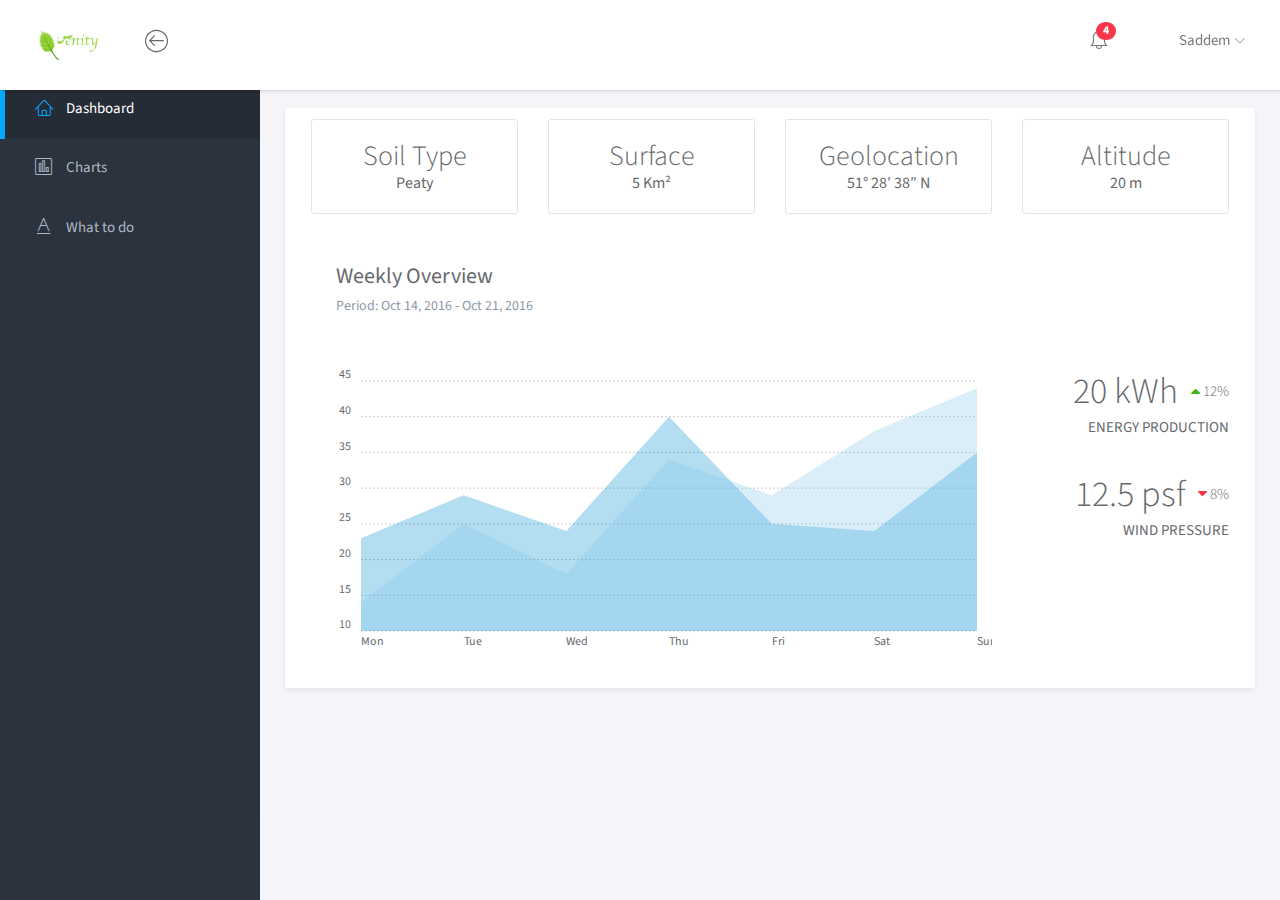
<file: template/index.html>
<!doctype html>
<html lang="en">

<head>
	<title>Sanity</title>
	<meta charset="utf-8">
	<meta http-equiv="X-UA-Compatible" content="IE=edge,chrome=1">
	<meta name="viewport" content="width=device-width, initial-scale=1.0, maximum-scale=1.0, user-scalable=0">
	<!-- VENDOR CSS -->
	<link rel="stylesheet" href="assets/vendor/bootstrap/css/bootstrap.min.css">
	<link rel="stylesheet" href="assets/vendor/font-awesome/css/font-awesome.min.css">
	<link rel="stylesheet" href="assets/vendor/linearicons/style.css">
	<link rel="stylesheet" href="assets/vendor/chartist/css/chartist-custom.css">
	<!-- MAIN CSS -->
	<link rel="stylesheet" href="assets/css/main.css">
	<!-- FOR DEMO PURPOSES ONLY. You should remove this in your project -->
	<link rel="stylesheet" href="assets/css/demo.css">
	<!-- GOOGLE FONTS -->
	<link href="https://fonts.googleapis.com/css?family=Source+Sans+Pro:300,400,600,700" rel="stylesheet">
	<!-- ICONS -->
	<link rel="apple-touch-icon" sizes="76x76" href="assets/img/apple-icon.png">
	<link rel="icon" type="image/png" sizes="96x96" href="assets/img/favicon.png">
</head>

<body>
	<!-- WRAPPER -->
	<div id="wrapper">
		<!-- NAVBAR -->
		<nav class="navbar navbar-default navbar-fixed-top">
			<div class="brand">
<a href="index.html"><img src="assets/img/icon.png" alt="Klorofil Logo" class="img-responsive logo" style="height: 2em;"></a>
			</div>
			<div class="container-fluid">
				<div class="navbar-btn">
					<button type="button" class="btn-toggle-fullwidth"><i class="lnr lnr-arrow-left-circle"></i></button>
				</div>
				
				
				<div id="navbar-menu">
					<ul class="nav navbar-nav navbar-right">
						<li class="dropdown">
							<a href="#" class="dropdown-toggle icon-menu" data-toggle="dropdown">
								<i class="lnr lnr-alarm"></i>
								<span class="badge bg-danger">4</span>
							</a>
							<ul class="dropdown-menu notifications">
								<li><a href="#" class="notification-item"><span class="dot bg-warning"></span>Wind storm next week</a></li>
								<li><a href="#" class="notification-item"><span class="dot bg-danger"></span>You have 9 unfinished tasks</a></li>
								<li><a href="#" class="notification-item"><span class="dot bg-success"></span>it's going to rain this Sunday</a></li>
								<li><a href="#" class="notification-item"><span class="dot bg-warning"></span>Your ground needs more water</a></li>
								<li><a href="#" class="more">See all notifications</a></li>
							</ul>
						</li>
						
						<li class="dropdown">
							<a href="#" class="dropdown-toggle" data-toggle="dropdown"><img src="assets/img/user.png" class="img-circle" alt="Avatar"> <span>Saddem</span> <i class="icon-submenu lnr lnr-chevron-down"></i></a>
							<ul class="dropdown-menu">
								
								<li><a href="../web/index.html"><i class="lnr lnr-exit"></i> <span>Logout</span></a></li>
							</ul>
						</li>
						<!-- <li>
							<a class="update-pro" href="https://www.themeineed.com/downloads/klorofil-pro-bootstrap-admin-dashboard-template/?utm_source=klorofil&utm_medium=template&utm_campaign=KlorofilPro" title="Upgrade to Pro" target="_blank"><i class="fa fa-rocket"></i> <span>UPGRADE TO PRO</span></a>
						</li> -->
					</ul>
				</div>
			</div>
		</nav>
		<!-- END NAVBAR -->
		<!-- LEFT SIDEBAR -->
		<div id="sidebar-nav" class="sidebar">
			<div class="sidebar-scroll">
				<nav>
					<ul class="nav">
						<li><a href="index.html" class="active"><i class="lnr lnr-home"></i> <span>Dashboard</span></a></li>
						<li><a href="charts.html" class=""><i class="lnr lnr-chart-bars"></i> <span>Charts</span></a></li>
						<!-- <li><a href="tables.html" class=""><i class="lnr lnr-dice"></i> <span>Tables</span></a></li> -->
						<li><a href="next (copy).html" class=""><i class="lnr lnr-text-format"></i> <span>What to do</span></a></li>
					</ul>
				</nav>
			</div>
		</div>
		<!-- END LEFT SIDEBAR -->
		<!-- MAIN -->
		<div class="main">
			<!-- MAIN CONTENT -->
			<div class="main-content">
				<div class="container-fluid">
					<!-- OVERVIEW -->
					<div class="panel panel-headline">
						
						<div class="panel-body">
							<div class="row">
								<div class="col-md-3">
									<div class="metric">
										<p>
											<span class="number">Soil Type</span>
<span class="title">Peaty</span>
										</p>
									</div>
								</div>
								<div class="col-md-3">
									<div class="metric">
										<p>
<span class="number">Surface</span>
											<span class="title">5 Km²</span>
										</p>
									</div>
								</div>
								<div class="col-md-3">
									<div class="metric">
										<p>
											<span class="number">Geolocation</span>
											<span class="title">51° 28′ 38″ N </span>
										</p>
									</div>
								</div>
								<div class="col-md-3">
									<div class="metric">
										<p>
<span class="number">Altitude</span>
											<span class="title">20 m</span>
										</p>
									</div>
								</div>
							</div>
<div class="panel-heading" style="margin-bottom: 2em;">
	<h3 class="panel-title">Weekly Overview</h3>
	<p class="panel-subtitle">Period: Oct 14, 2016 - Oct 21, 2016</p>
</div>
							<div class="row">
								<div class="col-md-9">
									<div id="headline-chart" class="ct-chart"></div>
								</div>
								<div class="col-md-3">
									<div class="weekly-summary text-right">
<span class="number">20 kWh</span> <span class="percentage"><i class="fa fa-caret-up text-success"></i> 12%</span>
<span class="info-label">ENERGY PRODUCTION</span>
									</div>
									<div class="weekly-summary text-right">
<span class="number">12.5 psf</span> <span class="percentage"><i class="fa fa-caret-down text-danger"></i> 8%</span>
										<span class="info-label">WIND PRESSURE</span>
									</div>
									
								</div>
							</div>
						</div>
					</div>
					<!-- END OVERVIEW -->
					
					<div class="row">
						<div class="col-md-7">
						
						</div>
						
					</div>
					
				</div>
			</div>
			<!-- END MAIN CONTENT -->
		</div>
		<!-- END MAIN -->
		<div class="clearfix"></div>
		
	</div>
	<!-- END WRAPPER -->
	<!-- Javascript -->
	<script src="assets/vendor/jquery/jquery.min.js"></script>
	<script src="assets/vendor/bootstrap/js/bootstrap.min.js"></script>
	<script src="assets/vendor/jquery-slimscroll/jquery.slimscroll.min.js"></script>
	<script src="assets/vendor/jquery.easy-pie-chart/jquery.easypiechart.min.js"></script>
	<script src="assets/vendor/chartist/js/chartist.min.js"></script>
	<script src="assets/scripts/klorofil-common.js"></script>
	<script>
	$(function() {
		var data, options;

		// headline charts
		data = {
			labels: ['Mon', 'Tue', 'Wed', 'Thu', 'Fri', 'Sat', 'Sun'],
			series: [
				[23, 29, 24, 40, 25, 24, 35],
				[14, 25, 18, 34, 29, 38, 44],
			]
		};

		options = {
			height: 300,
			showArea: true,
			showLine: false,
			showPoint: false,
			fullWidth: true,
			axisX: {
				showGrid: false
			},
			lineSmooth: false,
		};

		new Chartist.Line('#headline-chart', data, options);


		
	});
	</script>
</body>

</html>
</file>
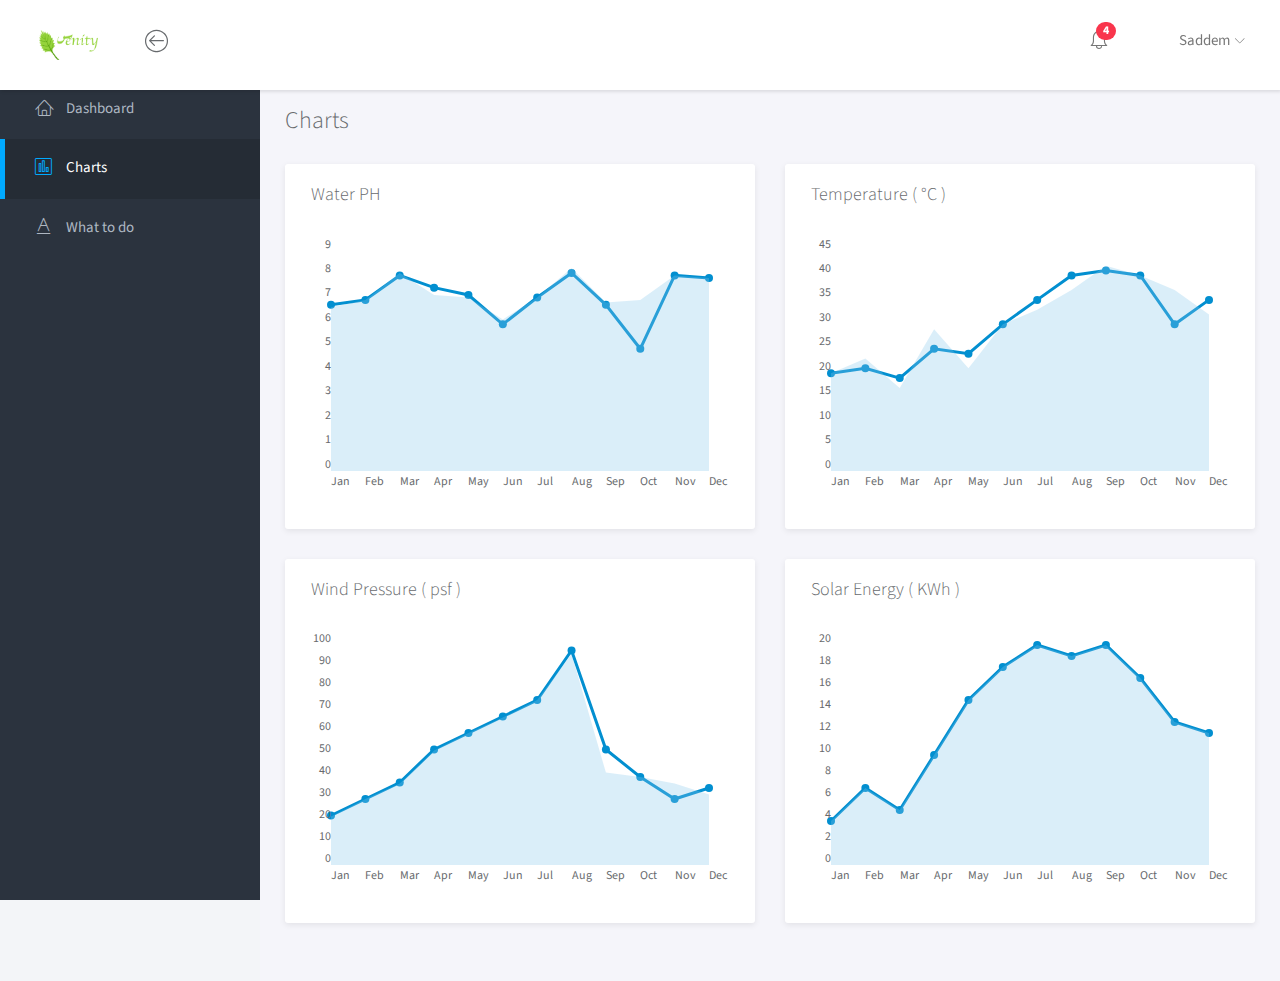
<file: template/charts.html>
<!doctype html>
<html lang="en">

<head>
	<title>Charts | Sanity</title>
	<meta charset="utf-8">
	<meta http-equiv="X-UA-Compatible" content="IE=edge,chrome=1">
	<meta name="viewport" content="width=device-width, initial-scale=1.0, maximum-scale=1.0, user-scalable=0">
	<!-- VENDOR CSS -->
	<link rel="stylesheet" href="assets/vendor/bootstrap/css/bootstrap.min.css">
	<link rel="stylesheet" href="assets/vendor/font-awesome/css/font-awesome.min.css">
	<link rel="stylesheet" href="assets/vendor/linearicons/style.css">
	<link rel="stylesheet" href="assets/vendor/chartist/css/chartist-custom.css">
	<!-- MAIN CSS -->
	<link rel="stylesheet" href="assets/css/main.css">
	<!-- FOR DEMO PURPOSES ONLY. You should remove this in your project -->
	<link rel="stylesheet" href="assets/css/demo.css">
	<!-- GOOGLE FONTS -->
	<link href="https://fonts.googleapis.com/css?family=Source+Sans+Pro:300,400,600,700" rel="stylesheet">
	<!-- ICONS -->
	<link rel="apple-touch-icon" sizes="76x76" href="assets/img/apple-icon.png">
	<link rel="icon" type="image/png" sizes="96x96" href="assets/img/favicon.png">
</head>

<body>
	<!-- WRAPPER -->
	<div id="wrapper">
		<!-- NAVBAR -->
		<nav class="navbar navbar-default navbar-fixed-top">
			<div class="brand">
<a href="index.html"><img src="assets/img/icon.png" alt="Klorofil Logo" class="img-responsive logo" style="height: 2em;"></a>
			</div>
			<div class="container-fluid">
				<div class="navbar-btn">
					<button type="button" class="btn-toggle-fullwidth"><i class="lnr lnr-arrow-left-circle"></i></button>
				</div>
				
				
				<div id="navbar-menu">
					<ul class="nav navbar-nav navbar-right">
						<li class="dropdown">
							<a href="#" class="dropdown-toggle icon-menu" data-toggle="dropdown">
								<i class="lnr lnr-alarm"></i>
								<span class="badge bg-danger">4</span>
							</a>
<ul class="dropdown-menu notifications">
	<li><a href="#" class="notification-item"><span class="dot bg-warning"></span>Wind storm next week</a></li>
	<li><a href="#" class="notification-item"><span class="dot bg-danger"></span>You have 9 unfinished tasks</a></li>
	<li><a href="#" class="notification-item"><span class="dot bg-success"></span>it's going to rain this Sunday</a></li>
	<li><a href="#" class="notification-item"><span class="dot bg-warning"></span>Your ground needs more water</a></li>
	<li><a href="#" class="more">See all notifications</a></li>
</ul>
						</li>
						
						<li class="dropdown">
							<a href="#" class="dropdown-toggle" data-toggle="dropdown"><img src="assets/img/user.png" class="img-circle" alt="Avatar"> <span>Saddem</span> <i class="icon-submenu lnr lnr-chevron-down"></i></a>
							<ul class="dropdown-menu">
								
								<li><a href="../web/index.html"><i class="lnr lnr-exit"></i> <span>Logout</span></a></li>
							</ul>
						</li>
						<!-- <li>
							<a class="update-pro" href="https://www.themeineed.com/downloads/klorofil-pro-bootstrap-admin-dashboard-template/?utm_source=klorofil&utm_medium=template&utm_campaign=KlorofilPro" title="Upgrade to Pro" target="_blank"><i class="fa fa-rocket"></i> <span>UPGRADE TO PRO</span></a>
						</li> -->
					</ul>
				</div>
			</div>
		</nav>
		<!-- END NAVBAR -->
<!-- LEFT SIDEBAR -->
<div id="sidebar-nav" class="sidebar">
	<div class="sidebar-scroll">
		<nav>
			<ul class="nav">
				<li><a href="index.html" class=""><i class="lnr lnr-home"></i> <span>Dashboard</span></a></li>
<li><a href="charts.html" class="active"><i class="lnr lnr-chart-bars"></i> <span>Charts</span></a></li>
				<!-- <li><a href="tables.html" class=""><i class="lnr lnr-dice"></i> <span>Tables</span></a></li> -->
				<li><a href="next.html" class=""><i class="lnr lnr-text-format"></i> <span>What to do</span></a></li>
			</ul>
		</nav>
	</div>
</div>
<!-- END LEFT SIDEBAR -->
		<!-- MAIN -->
		<div class="main">
			<!-- MAIN CONTENT -->
			<div class="main-content">
				<div class="container-fluid">
					<h3 class="page-title">Charts</h3>
<div class="row">
	<div class="col-md-6">
		<div class="panel">
			<div class="panel-heading">
				<h3 class="panel-title">Water PH</h3>
			</div>
			<div class="panel-body">
				<div id="multiple-chart" class="ct-chart"></div>
			</div>
		</div>
	</div>
	<div class="col-md-6">
		<div class="panel">
			<div class="panel-heading">
<h3 class="panel-title">Temperature ( °C )</h3>
			</div>
			<div class="panel-body">
				<div id="multiple-chart1" class="ct-chart"></div>
			</div>
		</div>
	</div>
</div>
<div class="row">
	<div class="col-md-6">
		<div class="panel">
			<div class="panel-heading">
				<h3 class="panel-title">Wind Pressure ( psf )</h3>
			</div>
			<div class="panel-body">
				<div id="multiple-chart2" class="ct-chart"></div>
			</div>
		</div>
	</div>
	<div class="col-md-6">
		<div class="panel">
			<div class="panel-heading">
				<h3 class="panel-title">Solar Energy ( KWh )</h3>
			</div>
			<div class="panel-body">
				<div id="multiple-chart3" class="ct-chart"></div>
			</div>
		</div>
	</div>
</div>
					
				</div>
			</div>
			<!-- END MAIN CONTENT -->
		</div>
		<!-- END MAIN -->
		<div class="clearfix"></div>
		
	</div>
	<!-- END WRAPPER -->
	<!-- Javascript -->
	<script src="assets/vendor/jquery/jquery.min.js"></script>
	<script src="assets/vendor/bootstrap/js/bootstrap.min.js"></script>
	<script src="assets/vendor/jquery-slimscroll/jquery.slimscroll.min.js"></script>
	<script src="assets/vendor/chartist/js/chartist.min.js"></script>
	<script src="assets/scripts/klorofil-common.js"></script>
	<!-- water ph -->
	<script>
	$(function() {
		var options;

		var data = {
			labels: ['Jan', 'Feb', 'Mar', 'Apr', 'May', 'Jun', 'Jul', 'Aug', 'Sep', 'Oct', 'Nov', 'Dec'],
			series: [
				[1, 2, 3, 4, 5, 6, 7, 8, 9, 10, 11, 12, 13, 14],
			]
		};

		


		// multiple chart
		var data = {
			labels: ['Jan', 'Feb', 'Mar', 'Apr', 'May', 'Jun', 'Jul', 'Aug', 'Sep', 'Oct', 'Nov', 'Dec'],
			series: [{
				name: 'series-real',
				data: [6.8, 7, 8, 7.5, 7.2, 6, 7.1, 8.1, 6.8, 5, 8, 7.9],
			}, {
				name: 'series-projection',
data: [6.7, 7, 8.1, 7.2, 7.1, 6.2, 7.1, 8.3, 6.89, 7, 8, 7.9],
			}]
		};

		var options = {
			fullWidth: true,
			lineSmooth: false,
			height: "270px",
			low: 0,
			high: 'auto',
			series: {
				'series-projection': {
					showArea: true,
					showPoint: false,
					showLine: false
				},
			},
			axisX: {
				showGrid: false,

			},
			axisY: {
				showGrid: false,
				onlyInteger: true,
				offset: 0,
			},
			chartPadding: {
				left: 20,
				right: 20
			}
		};

		new Chartist.Line('#multiple-chart', data, options);

	});
	</script>

<!-- temperature -->
<script>
	$(function () {
		var options;

		var data = {
			labels: ['Jan', 'Feb', 'Mar', 'Apr', 'May', 'Jun', 'Jul', 'Aug', 'Sep', 'Oct', 'Nov', 'Dec'],
			series: [
				[5, 10, 15, 20, 25, 30, 35, 40, 45, 50],
			]
		};




		// multiple chart
		var data = {
			labels: ['Jan', 'Feb', 'Mar', 'Apr', 'May', 'Jun', 'Jul', 'Aug', 'Sep', 'Oct', 'Nov', 'Dec'],
			series: [{
				name: 'series-real',
data: [20, 21, 19, 25, 24, 30, 35, 40, 41, 40, 30, 35],
			}, {
				name: 'series-projection',
data: [20, 23, 17, 29, 21, 30, 33, 37, 42, 40, 37, 32],
			}]
		};

		var options = {
			fullWidth: true,
			lineSmooth: false,
			height: "270px",
			low: 0,
			high: 'auto',
			series: {
				'series-projection': {
					showArea: true,
					showPoint: false,
					showLine: false
				},
			},
			axisX: {
				showGrid: false,

			},
			axisY: {
				showGrid: false,
				onlyInteger: true,
				offset: 0,
			},
			chartPadding: {
				left: 20,
				right: 20
			}
		};

		new Chartist.Line('#multiple-chart1', data, options);

	});
</script>

<!-- Wind pressure -->
<script>
	$(function () {
		var options;

		var data = {
			labels: ['Jan', 'Feb', 'Mar', 'Apr', 'May', 'Jun', 'Jul', 'Aug', 'Sep', 'Oct', 'Nov', 'Dec'],
			series: [
				[10, 20, 30, 40, 50, 60, 70, 80, 90, 100],
			]
		};




		// multiple chart
		var data = {
			labels: ['Jan', 'Feb', 'Mar', 'Apr', 'May', 'Jun', 'Jul', 'Aug', 'Sep', 'Oct', 'Nov', 'Dec'],
			series: [{
				name: 'series-real',
data: [22.50, 30.00, 37.50, 52.50, 60.00, 67.50, 75.00, 97.50, 52.50, 40, 30, 35],
			}, {
				name: 'series-projection',
				data: [22, 30, 37, 52, 60, 67, 75, 96, 42, 40, 37, 32],
			}]
		};

		var options = {
			fullWidth: true,
			lineSmooth: false,
			height: "270px",
			low: 0,
			high: 'auto',
			series: {
				'series-projection': {
					showArea: true,
					showPoint: false,
					showLine: false
				},
			},
			axisX: {
				showGrid: false,

			},
			axisY: {
				showGrid: false,
				onlyInteger: true,
				offset: 0,
			},
			chartPadding: {
				left: 20,
				right: 20
			}
		};

		new Chartist.Line('#multiple-chart2', data, options);

	});
</script>

<!-- Solar Energy -->
<script>
	$(function () {
		var options;

		var data = {
			labels: ['Jan', 'Feb', 'Mar', 'Apr', 'May', 'Jun', 'Jul', 'Aug', 'Sep', 'Oct', 'Nov', 'Dec'],
			series: [
				[2, 4, 6, 8, 10, 12, 14, 16, 18, 20],
			]
		};




		// multiple chart
		var data = {
			labels: ['Jan', 'Feb', 'Mar', 'Apr', 'May', 'Jun', 'Jul', 'Aug', 'Sep', 'Oct', 'Nov', 'Dec'],
			series: [{
				name: 'series-real',
				data: [4, 7, 5, 10, 15, 18, 20, 19, 20, 17, 13, 12],
			}, {
				name: 'series-projection',
data: [4, 7, 5, 10, 15, 18, 20, 19, 20, 17, 13, 12],
			}]
		};

		var options = {
			fullWidth: true,
			lineSmooth: false,
			height: "270px",
			low: 0,
			high: 'auto',
			series: {
				'series-projection': {
					showArea: true,
					showPoint: false,
					showLine: false
				},
			},
			axisX: {
				showGrid: false,

			},
			axisY: {
				showGrid: false,
				onlyInteger: true,
				offset: 0,
			},
			chartPadding: {
				left: 20,
				right: 20
			}
		};

		new Chartist.Line('#multiple-chart3', data, options);

	});
</script>
</body>

</html>
</file>
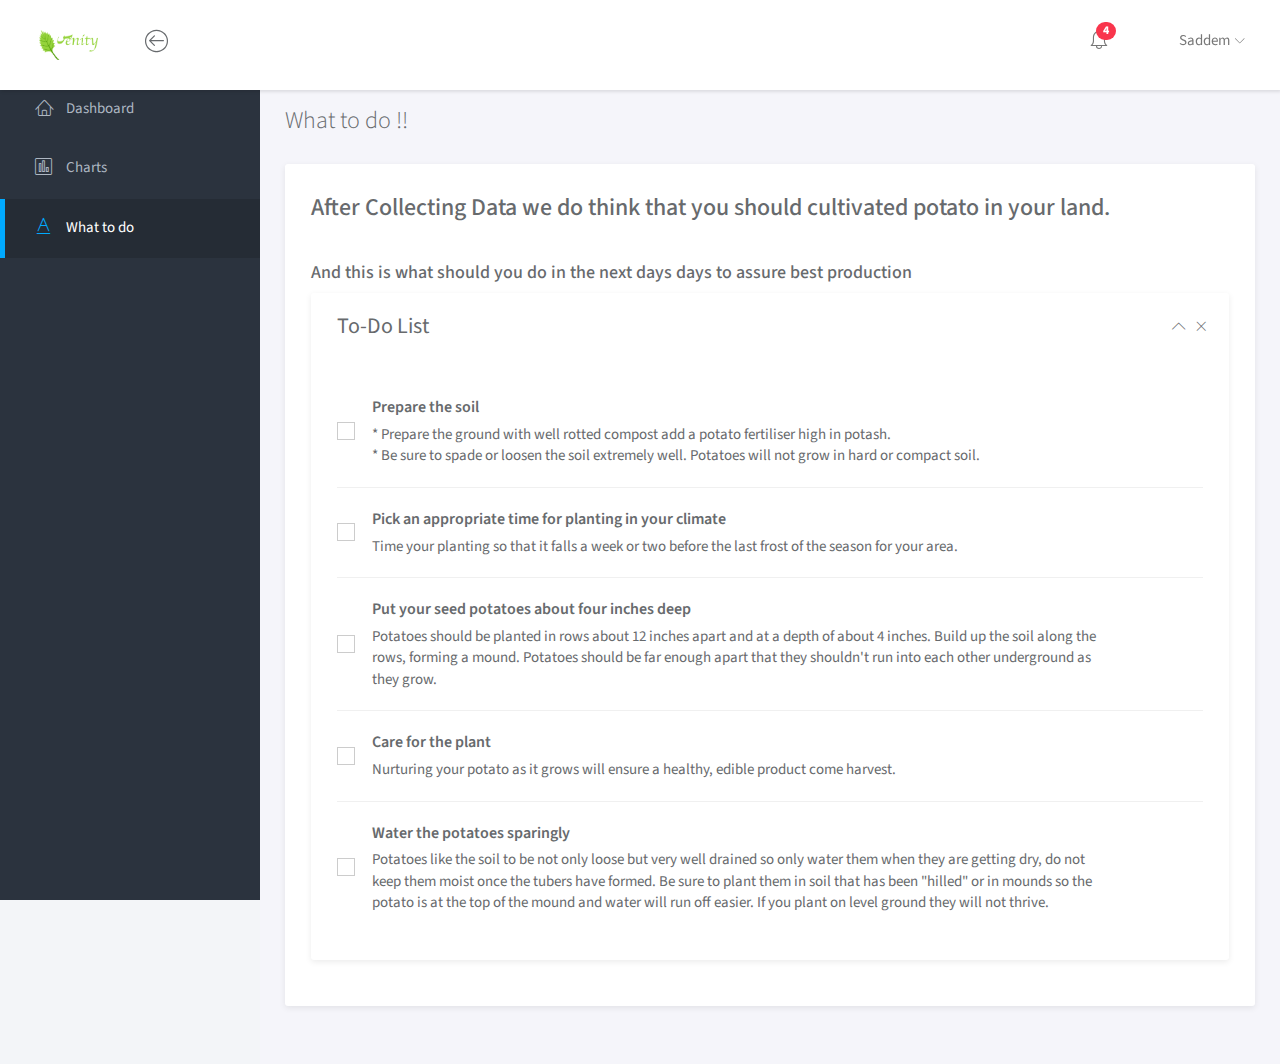
<file: template/next (another copy).html>
<!doctype html>
<html lang="en">

<head>
	<title>What to do</title>
	<meta charset="utf-8">
	<meta http-equiv="X-UA-Compatible" content="IE=edge,chrome=1">
	<meta name="viewport" content="width=device-width, initial-scale=1.0, maximum-scale=1.0, user-scalable=0">
	<!-- VENDOR CSS -->
	<link rel="stylesheet" href="assets/vendor/bootstrap/css/bootstrap.min.css">
	<link rel="stylesheet" href="assets/vendor/font-awesome/css/font-awesome.min.css">
	<link rel="stylesheet" href="assets/vendor/linearicons/style.css">
	<!-- MAIN CSS -->
	<link rel="stylesheet" href="assets/css/main.css">
	<!-- FOR DEMO PURPOSES ONLY. You should remove this in your project -->
	<link rel="stylesheet" href="assets/css/demo.css">
	<!-- GOOGLE FONTS -->
	<link href="https://fonts.googleapis.com/css?family=Source+Sans+Pro:300,400,600,700" rel="stylesheet">
	<!-- ICONS -->
	<link rel="apple-touch-icon" sizes="76x76" href="assets/img/apple-icon.png">
	<link rel="icon" type="image/png" sizes="96x96" href="assets/img/favicon.png">
</head>

<body>
	<!-- WRAPPER -->
	<div id="wrapper">
		<!-- NAVBAR -->
		<nav class="navbar navbar-default navbar-fixed-top">
			<div class="brand">
<a href="index.html"><img src="assets/img/icon.png" alt="Klorofil Logo" class="img-responsive logo" style="height: 2em;"></a>
			</div>
			<div class="container-fluid">
				<div class="navbar-btn">
					<button type="button" class="btn-toggle-fullwidth"><i class="lnr lnr-arrow-left-circle"></i></button>
				</div>
				
				
				<div id="navbar-menu">
					<ul class="nav navbar-nav navbar-right">
						<li class="dropdown">
							<a href="#" class="dropdown-toggle icon-menu" data-toggle="dropdown">
								<i class="lnr lnr-alarm"></i>
								<span class="badge bg-danger">4</span>
							</a>
<ul class="dropdown-menu notifications">
	<li><a href="#" class="notification-item"><span class="dot bg-warning"></span>Wind storm next week</a></li>
	<li><a href="#" class="notification-item"><span class="dot bg-danger"></span>You have 9 unfinished tasks</a></li>
	<li><a href="#" class="notification-item"><span class="dot bg-success"></span>it's going to rain this Sunday</a></li>
	<li><a href="#" class="notification-item"><span class="dot bg-warning"></span>Your ground needs more water</a></li>
	<li><a href="#" class="more">See all notifications</a></li>
</ul>
						</li>
						
						<li class="dropdown">
							<a href="#" class="dropdown-toggle" data-toggle="dropdown"><img src="assets/img/user.png" class="img-circle" alt="Avatar"> <span>Saddem</span> <i class="icon-submenu lnr lnr-chevron-down"></i></a>
							<ul class="dropdown-menu">
								
								<li><a href="../web/index.html"><i class="lnr lnr-exit"></i> <span>Logout</span></a></li>
							</ul>
						</li>
						<!-- <li>
							<a class="update-pro" href="https://www.themeineed.com/downloads/klorofil-pro-bootstrap-admin-dashboard-template/?utm_source=klorofil&utm_medium=template&utm_campaign=KlorofilPro" title="Upgrade to Pro" target="_blank"><i class="fa fa-rocket"></i> <span>UPGRADE TO PRO</span></a>
						</li> -->
					</ul>
				</div>
			</div>
		</nav>
		<!-- END NAVBAR -->
<!-- LEFT SIDEBAR -->
<div id="sidebar-nav" class="sidebar">
	<div class="sidebar-scroll">
		<nav>
			<ul class="nav">
				<li><a href="index.html" class=""><i class="lnr lnr-home"></i> <span>Dashboard</span></a></li>
				<li><a href="charts.html" class=""><i class="lnr lnr-chart-bars"></i> <span>Charts</span></a></li>
				<!-- <li><a href="tables.html" class=""><i class="lnr lnr-dice"></i> <span>Tables</span></a></li> -->
<li><a href="next (another copy).html" class="active"><i class="lnr lnr-text-format"></i> <span>What to do </span></a></li>
			</ul>
		</nav>
	</div>
</div>
<!-- END LEFT SIDEBAR -->
		<!-- MAIN -->
		<div class="main">
			<!-- MAIN CONTENT -->
			<div class="main-content">
				<div class="container-fluid">
					<h3 class="page-title">What to do !!</h3>
					<div class="panel panel-headline">
						<div class="panel-body">
<h3>After Collecting Data we do think that you should cultivated potato in your land.</h3>
<br>
<h4>And this is what should you do in the next days days to assure best production </h4>
<!-- TODO LIST -->
<div class="panel">
	<div class="panel-heading">
		<h3 class="panel-title">To-Do List</h3>
		<div class="right">
			<button type="button" class="btn-toggle-collapse"><i class="lnr lnr-chevron-up"></i></button>
			<button type="button" class="btn-remove"><i class="lnr lnr-cross"></i></button>
		</div>
	</div>
	<div class="panel-body">
		<ul class="list-unstyled todo-list">
<li>
	<label class="control-inline fancy-checkbox">
		<input type="checkbox"><span></span>
	</label>
	<p>
<span class="title">Prepare the soil</span>
<span class="short-description">* Prepare the ground with well rotted compost add a potato fertiliser high in potash.
<br>	* Be sure to spade or loosen the soil extremely well. Potatoes will not grow in hard or compact soil.</span>
		<!-- <span class="date">Oct 9, 2016</span> -->
	</p>
	<div class="controls">
		<a href="#"><i class="icon-software icon-software-pencil"></i></a> <a href="#"><i class="icon-arrows icon-arrows-circle-remove"></i></a>
	</div>
</li>
<li>
	<label class="control-inline fancy-checkbox">
		<input type="checkbox"><span></span>
	</label>
	<p>
<span class="title">Pick an appropriate time for planting in your climate</span>
<span class="short-description">Time your planting so that it falls a week or two before the last frost of the season
	for your area.</span>
		<!-- <span class="date">Oct 9, 2016</span> -->
	</p>
	<div class="controls">
		<a href="#"><i class="icon-software icon-software-pencil"></i></a> <a href="#"><i class="icon-arrows icon-arrows-circle-remove"></i></a>
	</div>
</li>
<li>
	<label class="control-inline fancy-checkbox">
		<input type="checkbox"><span></span>
	</label>
	<p>
<span class="title">Put your seed potatoes about four inches deep</span>
<span class="short-description">Potatoes should be planted in rows about 12 inches apart and at a depth of about 4
	inches. Build up the soil along the rows, forming a mound. Potatoes should be far enough apart that they shouldn't run
	into each other underground as they grow.</span>
		<!-- <span class="date">Oct 9, 2016</span> -->
	</p>
	<div class="controls">
		<a href="#"><i class="icon-software icon-software-pencil"></i></a> <a href="#"><i class="icon-arrows icon-arrows-circle-remove"></i></a>
	</div>
</li>
<li>
	<label class="control-inline fancy-checkbox">
		<input type="checkbox"><span></span>
	</label>
	<p>
<span class="title">Care for the plant</span>
<span class="short-description"> Nurturing your potato as it grows will ensure a healthy, edible product come harvest.</span>
		<!-- <span class="date">Oct 9, 2016</span> -->
	</p>
	<div class="controls">
		<a href="#"><i class="icon-software icon-software-pencil"></i></a> <a href="#"><i class="icon-arrows icon-arrows-circle-remove"></i></a>
	</div>
</li>
<li>
	<label class="control-inline fancy-checkbox">
		<input type="checkbox"><span></span>
	</label>
	<p>
<span class="title">Water the potatoes sparingly</span>
<span class="short-description">Potatoes like the soil to be not only loose but very well drained so only water them
	when they are getting dry, do not keep them moist once the tubers have formed. Be sure to plant them in soil that has
	been "hilled" or in mounds so the potato is at the top of the mound and water will run off easier. If you plant on
	level ground they will not thrive.</span>
		<!-- <span class="date">Oct 9, 2016</span> -->
	</p>
	<div class="controls">
		<a href="#"><i class="icon-software icon-software-pencil"></i></a> <a href="#"><i class="icon-arrows icon-arrows-circle-remove"></i></a>
	</div>
</li>
			
		</ul>
	</div>
</div>
<!-- END TODO LIST -->
						</div>
					</div>
				</div>
			</div>
			<!-- END MAIN CONTENT -->
		</div>
		<!-- END MAIN -->
		<div class="clearfix"></div>
		
	</div>
	<!-- END WRAPPER -->
	<!-- Javascript -->
	<script src="assets/vendor/jquery/jquery.min.js"></script>
	<script src="assets/vendor/bootstrap/js/bootstrap.min.js"></script>
	<script src="assets/vendor/jquery-slimscroll/jquery.slimscroll.min.js"></script>
	<script src="assets/scripts/klorofil-common.js"></script>
</body>

</html>
</file>
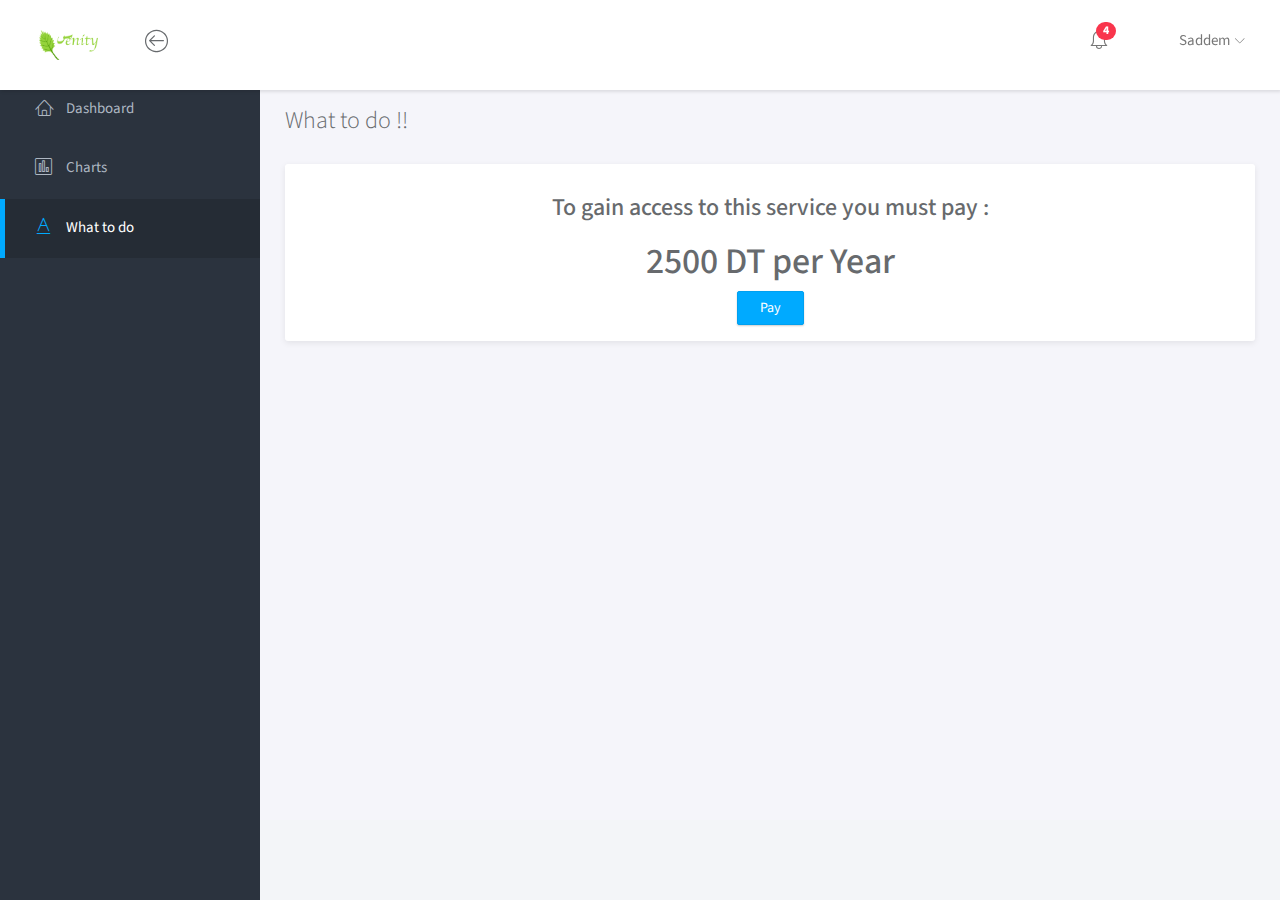
<file: template/next (copy).html>
<!doctype html>
<html lang="en">

<head>
	<title>What to do</title>
	<meta charset="utf-8">
	<meta http-equiv="X-UA-Compatible" content="IE=edge,chrome=1">
	<meta name="viewport" content="width=device-width, initial-scale=1.0, maximum-scale=1.0, user-scalable=0">
	<!-- VENDOR CSS -->
	<link rel="stylesheet" href="assets/vendor/bootstrap/css/bootstrap.min.css">
	<link rel="stylesheet" href="assets/vendor/font-awesome/css/font-awesome.min.css">
	<link rel="stylesheet" href="assets/vendor/linearicons/style.css">
	<!-- MAIN CSS -->
	<link rel="stylesheet" href="assets/css/main.css">
	<!-- FOR DEMO PURPOSES ONLY. You should remove this in your project -->
	<link rel="stylesheet" href="assets/css/demo.css">
	<!-- GOOGLE FONTS -->
	<link href="https://fonts.googleapis.com/css?family=Source+Sans+Pro:300,400,600,700" rel="stylesheet">
	<!-- ICONS -->
	<link rel="apple-touch-icon" sizes="76x76" href="assets/img/apple-icon.png">
	<link rel="icon" type="image/png" sizes="96x96" href="assets/img/favicon.png">
</head>

<body>
	<!-- WRAPPER -->
	<div id="wrapper">
		<!-- NAVBAR -->
		<nav class="navbar navbar-default navbar-fixed-top">
			<div class="brand">
				<a href="index.html"><img src="assets/img/icon.png" alt="Klorofil Logo" class="img-responsive logo" style="height: 2em;"></a>
			</div>
			<div class="container-fluid">
				<div class="navbar-btn">
					<button type="button" class="btn-toggle-fullwidth"><i class="lnr lnr-arrow-left-circle"></i></button>
				</div>
				
				
				<div id="navbar-menu">
					<ul class="nav navbar-nav navbar-right">
						<li class="dropdown">
							<a href="#" class="dropdown-toggle icon-menu" data-toggle="dropdown">
								<i class="lnr lnr-alarm"></i>
								<span class="badge bg-danger">4</span>
							</a>
<ul class="dropdown-menu notifications">
	<li><a href="#" class="notification-item"><span class="dot bg-warning"></span>Wind storm next week</a></li>
	<li><a href="#" class="notification-item"><span class="dot bg-danger"></span>You have 9 unfinished tasks</a></li>
	<li><a href="#" class="notification-item"><span class="dot bg-success"></span>it's going to rain this Sunday</a></li>
	<li><a href="#" class="notification-item"><span class="dot bg-warning"></span>Your ground needs more water</a></li>
	<li><a href="#" class="more">See all notifications</a></li>
</ul>
						</li>
						
						<li class="dropdown">
							<a href="#" class="dropdown-toggle" data-toggle="dropdown"><img src="assets/img/user.png" class="img-circle" alt="Avatar"> <span>Saddem</span> <i class="icon-submenu lnr lnr-chevron-down"></i></a>
							<ul class="dropdown-menu">
								
								<li><a href="../web/index.html"><i class="lnr lnr-exit"></i> <span>Logout</span></a></li>
							</ul>
						</li>
						<!-- <li>
							<a class="update-pro" href="https://www.themeineed.com/downloads/klorofil-pro-bootstrap-admin-dashboard-template/?utm_source=klorofil&utm_medium=template&utm_campaign=KlorofilPro" title="Upgrade to Pro" target="_blank"><i class="fa fa-rocket"></i> <span>UPGRADE TO PRO</span></a>
						</li> -->
					</ul>
				</div>
			</div>
		</nav>
		<!-- END NAVBAR -->
<!-- LEFT SIDEBAR -->
<div id="sidebar-nav" class="sidebar">
	<div class="sidebar-scroll">
		<nav>
			<ul class="nav">
				<li><a href="index.html" class=""><i class="lnr lnr-home"></i> <span>Dashboard</span></a></li>
				<li><a href="charts.html" class=""><i class="lnr lnr-chart-bars"></i> <span>Charts</span></a></li>
				<!-- <li><a href="tables.html" class=""><i class="lnr lnr-dice"></i> <span>Tables</span></a></li> -->
<li><a href="next (copy).html" class="active"><i class="lnr lnr-text-format"></i> <span>What to do</span></a></li>
			</ul>
		</nav>
	</div>
</div>
<!-- END LEFT SIDEBAR -->
		<!-- MAIN -->
		<div class="main">
			<!-- MAIN CONTENT -->
			<div class="main-content">
				<div class="container-fluid">
					<h3 class="page-title">What to do !!</h3>
					<div class="panel panel-headline">
						<div class="panel-body" style="text-align: center;">
							<!-- pay -->
							<h3>To gain access to this service you must pay : </h3>
							
							<h1>2500 DT per Year</h1>
<a href="pay.html" ><button class="btn btn-primary">Pay</button></a>
							<!-- END pay -->
						</div>
					</div>
				</div>
			</div>
			<!-- END MAIN CONTENT -->
		</div>
		<!-- END MAIN -->
		<div class="clearfix"></div>
		
	</div>
	<!-- END WRAPPER -->
	<!-- Javascript -->
	<script src="assets/vendor/jquery/jquery.min.js"></script>
	<script src="assets/vendor/bootstrap/js/bootstrap.min.js"></script>
	<script src="assets/vendor/jquery-slimscroll/jquery.slimscroll.min.js"></script>
	<script src="assets/scripts/klorofil-common.js"></script>
</body>

</html>
</file>
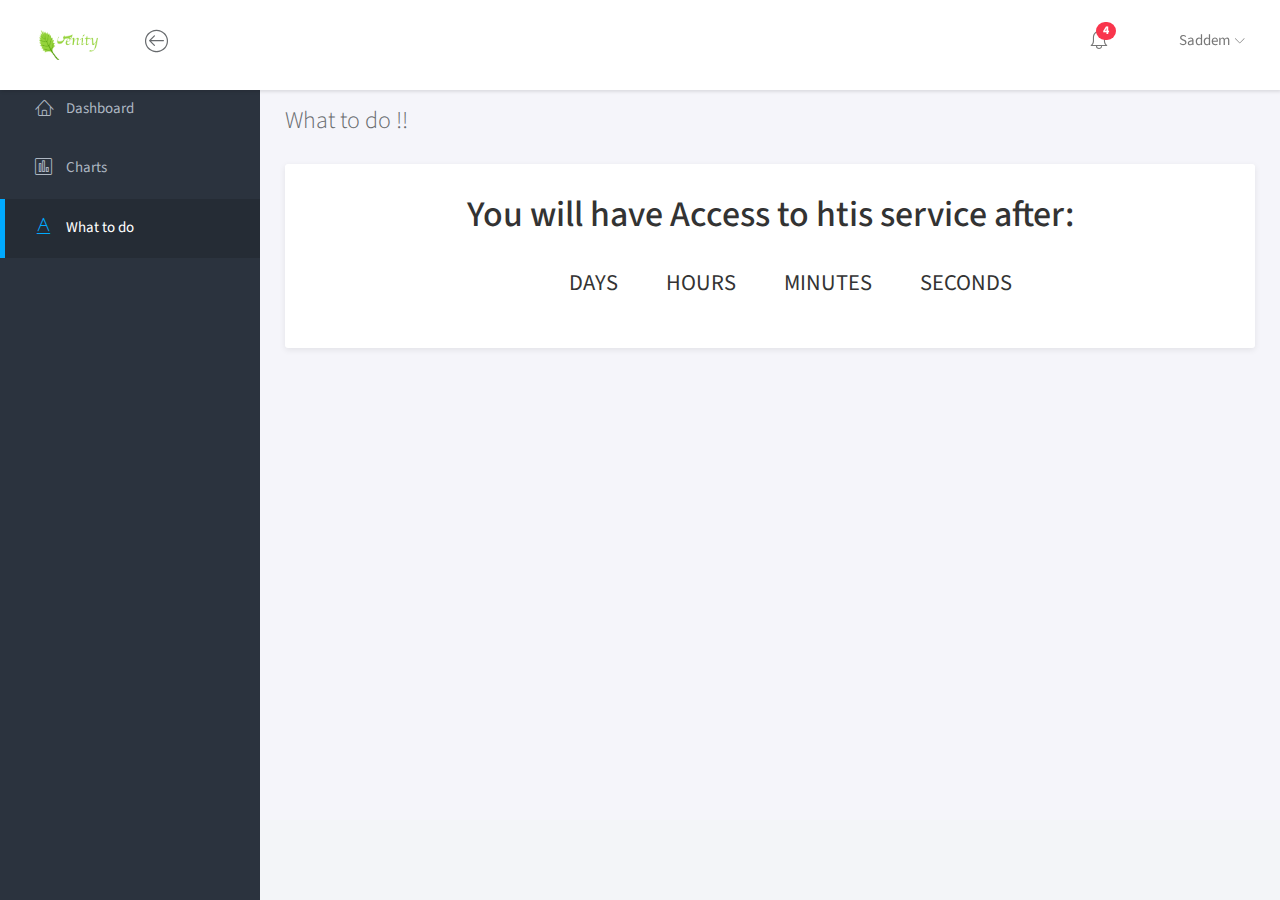
<file: template/next.html>
<!doctype html>
<html lang="en">

<head>
	<title>What to do</title>
	<meta charset="utf-8">
	<meta http-equiv="X-UA-Compatible" content="IE=edge,chrome=1">
	<meta name="viewport" content="width=device-width, initial-scale=1.0, maximum-scale=1.0, user-scalable=0">
	<!-- VENDOR CSS -->
	<link rel="stylesheet" href="assets/vendor/bootstrap/css/bootstrap.min.css">
	<link rel="stylesheet" href="assets/vendor/font-awesome/css/font-awesome.min.css">
	<link rel="stylesheet" href="assets/vendor/linearicons/style.css">
	<!-- MAIN CSS -->
	<link rel="stylesheet" href="assets/css/main.css">
	<!-- FOR DEMO PURPOSES ONLY. You should remove this in your project -->
	<link rel="stylesheet" href="assets/css/demo.css">
	<!-- GOOGLE FONTS -->
	<link href="https://fonts.googleapis.com/css?family=Source+Sans+Pro:300,400,600,700" rel="stylesheet">
	<!-- ICONS -->
	<link rel="apple-touch-icon" sizes="76x76" href="assets/img/apple-icon.png">
	<link rel="icon" type="image/png" sizes="96x96" href="assets/img/favicon.png">
</head>

<body>
	<!-- WRAPPER -->
	<div id="wrapper">
		<!-- NAVBAR -->
		<nav class="navbar navbar-default navbar-fixed-top">
			<div class="brand">
<a href="index.html"><img src="assets/img/icon.png" alt="Klorofil Logo" class="img-responsive logo" style="height: 2em;"></a>
			</div>
			<div class="container-fluid">
				<div class="navbar-btn">
					<button type="button" class="btn-toggle-fullwidth"><i class="lnr lnr-arrow-left-circle"></i></button>
				</div>
				
				
				<div id="navbar-menu">
					<ul class="nav navbar-nav navbar-right">
						<li class="dropdown">
							<a href="#" class="dropdown-toggle icon-menu" data-toggle="dropdown">
								<i class="lnr lnr-alarm"></i>
								<span class="badge bg-danger">4</span>
							</a>
<ul class="dropdown-menu notifications">
	<li><a href="#" class="notification-item"><span class="dot bg-warning"></span>Wind storm next week</a></li>
	<li><a href="#" class="notification-item"><span class="dot bg-danger"></span>You have 9 unfinished tasks</a></li>
	<li><a href="#" class="notification-item"><span class="dot bg-success"></span>it's going to rain this Sunday</a></li>
	<li><a href="#" class="notification-item"><span class="dot bg-warning"></span>Your ground needs more water</a></li>
	<li><a href="#" class="more">See all notifications</a></li>
</ul>
						</li>
						
						<li class="dropdown">
							<a href="#" class="dropdown-toggle" data-toggle="dropdown"><img src="assets/img/user.png" class="img-circle" alt="Avatar"> <span>Saddem</span> <i class="icon-submenu lnr lnr-chevron-down"></i></a>
							<ul class="dropdown-menu">
								
								<li><a href="../web/index.html"><i class="lnr lnr-exit"></i> <span>Logout</span></a></li>
							</ul>
						</li>
						<!-- <li>
							<a class="update-pro" href="https://www.themeineed.com/downloads/klorofil-pro-bootstrap-admin-dashboard-template/?utm_source=klorofil&utm_medium=template&utm_campaign=KlorofilPro" title="Upgrade to Pro" target="_blank"><i class="fa fa-rocket"></i> <span>UPGRADE TO PRO</span></a>
						</li> -->
					</ul>
				</div>
			</div>
		</nav>
		<!-- END NAVBAR -->
<!-- LEFT SIDEBAR -->
<div id="sidebar-nav" class="sidebar">
	<div class="sidebar-scroll">
		<nav>
			<ul class="nav">
				<li><a href="index.html" class=""><i class="lnr lnr-home"></i> <span>Dashboard</span></a></li>
				<li><a href="charts.html" class=""><i class="lnr lnr-chart-bars"></i> <span>Charts</span></a></li>
				<!-- <li><a href="tables.html" class=""><i class="lnr lnr-dice"></i> <span>Tables</span></a></li> -->
<li><a href="next.html" class="active"><i class="lnr lnr-text-format"></i> <span>What to do</span></a></li>
			</ul>
		</nav>
	</div>
</div>
<!-- END LEFT SIDEBAR -->
		<!-- MAIN -->
		<div class="main">
			<!-- MAIN CONTENT -->
			<div class="main-content">
				<div class="container-fluid">
					<h3 class="page-title">What to do !!</h3>
					<div class="panel panel-headline">
						<div class="panel-body">
							<!-- count down -->
<div class="container1">
	<h1 id="head">You will have Access to htis service after:</h1>
	<ul>
				<li class="countdown"><span id="days"></span>days</li>
		<li class="countdown"><span id="hours"></span>Hours</li>
		<li class="countdown"><span id="minutes"></span>Minutes</li>
		<li class="countdown"><span id="seconds"></span>Seconds</li>
	</ul>
</div>
							<!-- END Count down -->
						</div>
					</div>
				</div>
			</div>
			<!-- END MAIN CONTENT -->
		</div>
		<!-- END MAIN -->
		<div class="clearfix"></div>
		
	</div>
	<!-- END WRAPPER -->
	<!-- Javascript -->
	<script src="assets/vendor/jquery/jquery.min.js"></script>
	<script src="assets/vendor/bootstrap/js/bootstrap.min.js"></script>
	<script src="assets/vendor/jquery-slimscroll/jquery.slimscroll.min.js"></script>
	<script src="assets/scripts/klorofil-common.js"></script>
	<script>
	const second = 1000,
      minute = second * 60,
      hour = minute * 60,
      day = hour * 24;

let countDown = new Date('Sep 30, 2018 00:00:00').getTime(),
    x = setInterval(function() {

      let now = new Date().getTime(),
          distance = countDown - now;

      document.getElementById('days').innerText = Math.floor(distance / (day)),
        document.getElementById('hours').innerText = Math.floor((distance % (day)) / (hour)),
        document.getElementById('minutes').innerText = Math.floor((distance % (hour)) / (minute)),
        document.getElementById('seconds').innerText = Math.floor((distance % (minute)) / second);
      
      //do something later when date is reached
      //if (distance < 0) {
      //  clearInterval(x);
      //  'IT'S MY BIRTHDAY!;
      //}

    }, second)
	</script>
</body>

</html>
</file>
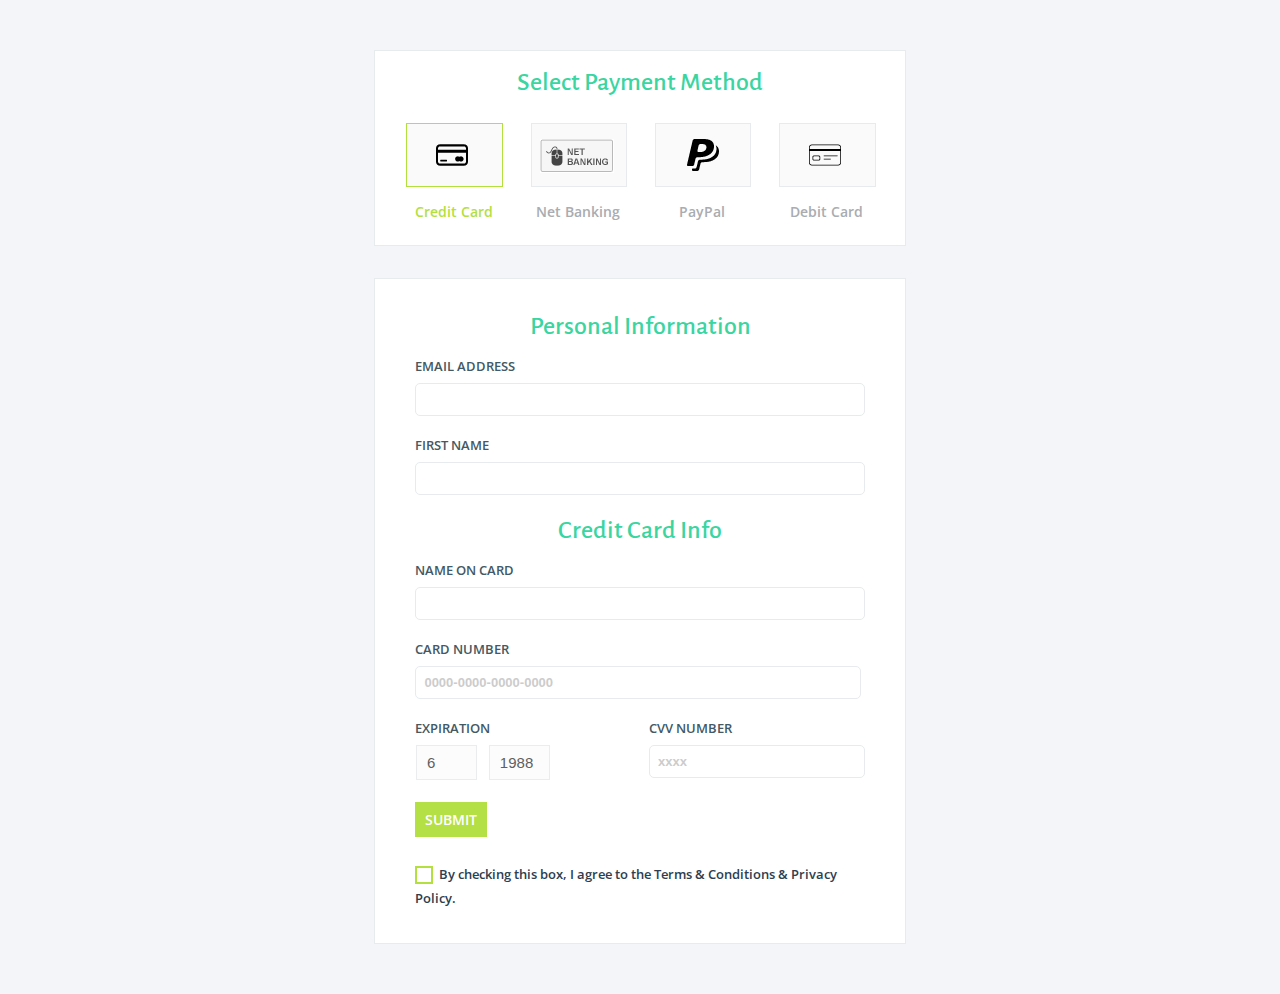
<file: template/pay.html>
<!--
Author: W3layouts
Author URL: http://w3layouts.com
License: Creative Commons Attribution 3.0 Unported
License URL: http://creativecommons.org/licenses/by/3.0/
-->
<!DOCTYPE html>
<html>
<head>
<title>Payment </title>
<!-- for-mobile-apps -->
<meta name="viewport" content="width=device-width, initial-scale=1">
<meta http-equiv="Content-Type" content="text/html; charset=utf-8" />
<meta name="keywords" content="Payment Form Widget Responsive web template, Bootstrap Web Templates, Flat Web Templates, Android Compatible web template,
Smartphone Compatible web template, free webdesigns for Nokia, Samsung, LG, SonyEricsson, Motorola web design" />
<script type="application/x-javascript"> addEventListener("load", function() { setTimeout(hideURLbar, 0); }, false);
		function hideURLbar(){ window.scrollTo(0,1); } </script>
<!-- //for-mobile-apps -->
<link href="css1/style.css" rel="stylesheet" type="text/css" media="all" />
<link href='//fonts.googleapis.com/css?family=Fugaz+One' rel='stylesheet' type='text/css'>
<link href='//fonts.googleapis.com/css?family=Alegreya+Sans:400,100,100italic,300,300italic,400italic,500,500italic,700,700italic,800,800italic,900,900italic' rel='stylesheet' type='text/css'>
<link href='//fonts.googleapis.com/css?family=Open+Sans:400,300,300italic,400italic,600,600italic,700,700italic,800,800italic' rel='stylesheet' type='text/css'>
<script type="text/javascript" src="js1/jquery.min.js"></script>
</head>
<body>
	<div class="main">
		
		<div class="content">

			<script src="js1/easyResponsiveTabs.js" type="text/javascript"></script>
					<script type="text/javascript">
						$(document).ready(function () {
							$('#horizontalTab').easyResponsiveTabs({
								type: 'default', //Types: default, vertical, accordion
								width: 'auto', //auto or any width like 600px
								fit: true   // 100% fit in a container
							});
						});

					</script>
						<div class="sap_tabs">
							<div id="horizontalTab" style="display: block; width: 100%; margin: 0px;">
								<div class="pay-tabs">
									<h2>Select Payment Method</h2>
									  <ul class="resp-tabs-list">
										  <li class="resp-tab-item" aria-controls="tab_item-0" role="tab"><span><label class="pic1"></label>Credit Card</span></li>
										  <li class="resp-tab-item" aria-controls="tab_item-1" role="tab"><span><label class="pic3"></label>Net Banking</span></li>
										  <li class="resp-tab-item" aria-controls="tab_item-2" role="tab"><span><label class="pic4"></label>PayPal</span></li>
										  <li class="resp-tab-item" aria-controls="tab_item-3" role="tab"><span><label class="pic2"></label>Debit Card</span></li>
										  <div class="clear"></div>
									  </ul>
								</div>
								<div class="resp-tabs-container">
									<div class="tab-1 resp-tab-content" aria-labelledby="tab_item-0">
										<div class="payment-info">
											<h3>Personal Information</h3>
											<form>
												<div class="tab-for">
													<h5>EMAIL ADDRESS</h5>
														<input type="text" value="">
													<h5>FIRST NAME</h5>
														<input type="text" value="">
												</div>
											</form>
											<h3 class="pay-title">Credit Card Info</h3>
											<form>
												<div class="tab-for">
													<h5>NAME ON CARD</h5>
														<input type="text" value="">
													<h5>CARD NUMBER</h5>
														<input class="pay-logo" type="text" value="0000-0000-0000-0000" onfocus="this.value = '';" onblur="if (this.value == '') {this.value = '0000-0000-0000-0000';}" required="">
												</div>
												<div class="transaction">
													<div class="tab-form-left user-form">
														<h5>EXPIRATION</h5>
															<ul>
																<li>
																	<input type="number" class="text_box" type="text" value="6" min="1" />
																</li>
																<li>
																	<input type="number" class="text_box" type="text" value="1988" min="1" />
																</li>

															</ul>
													</div>
													<div class="tab-form-right user-form-rt">
														<h5>CVV NUMBER</h5>
														<input type="text" value="xxxx" onfocus="this.value = '';" onblur="if (this.value == '') {this.value = 'xxxx';}" required="">
													</div>
													<div class="clear"></div>
												</div>
<a href="next (another copy).html" >SUBMIT</a>
											</form>
<div class="single-bottom" style="margin-top: 2em;">
													<ul>
														<li>
															<input type="checkbox"  id="brand" value="">
															<label for="brand"><span></span>By checking this box, I agree to the Terms & Conditions & Privacy Policy.</label>
														</li>
													</ul>
											</div>
										</div>
									</div>
									<div class="tab-1 resp-tab-content" aria-labelledby="tab_item-1">
										<div class="payment-info">
											<h3>Net Banking</h3>
											<div class="radio-btns">
												<div class="swit">
													<div class="check_box"> <div class="radio"> <label><input type="radio" name="radio" checked=""><i></i>Andhra Bank</label> </div></div>
													<div class="check_box"> <div class="radio"> <label><input type="radio" name="radio"><i></i>Allahabad Bank</label> </div></div>
													<div class="check_box"> <div class="radio"> <label><input type="radio" name="radio"><i></i>Bank of Baroda</label> </div></div>
													<div class="check_box"> <div class="radio"> <label><input type="radio" name="radio"><i></i>Canara Bank</label> </div></div>
													<div class="check_box"> <div class="radio"> <label><input type="radio" name="radio"><i></i>IDBI Bank</label> </div></div>
													<div class="check_box"> <div class="radio"> <label><input type="radio" name="radio"><i></i>Icici Bank</label> </div></div>
													<div class="check_box"> <div class="radio"> <label><input type="radio" name="radio"><i></i>Indian Overseas Bank</label> </div></div>
													<div class="check_box"> <div class="radio"> <label><input type="radio" name="radio"><i></i>Punjab National Bank</label> </div></div>
													<div class="check_box"> <div class="radio"> <label><input type="radio" name="radio"><i></i>South Indian Bank</label> </div></div>
													<div class="check_box"> <div class="radio"> <label><input type="radio" name="radio"><i></i>State Bank Of India</label> </div></div>
												</div>
												<div class="swit">
													<div class="check_box"> <div class="radio"> <label><input type="radio" name="radio" checked=""><i></i>City Union Bank</label> </div></div>
													<div class="check_box"> <div class="radio"> <label><input type="radio" name="radio"><i></i>HDFC Bank</label> </div></div>
													<div class="check_box"> <div class="radio"> <label><input type="radio" name="radio"><i></i>IndusInd Bank</label> </div></div>
													<div class="check_box"> <div class="radio"> <label><input type="radio" name="radio"><i></i>Syndicate Bank</label> </div></div>
													<div class="check_box"> <div class="radio"> <label><input type="radio" name="radio"><i></i>Deutsche Bank</label> </div></div>
													<div class="check_box"> <div class="radio"> <label><input type="radio" name="radio"><i></i>Corporation Bank</label> </div></div>
													<div class="check_box"> <div class="radio"> <label><input type="radio" name="radio"><i></i>UCO Bank</label> </div></div>
													<div class="check_box"> <div class="radio"> <label><input type="radio" name="radio"><i></i>Indian Bank</label> </div></div>
													<div class="check_box"> <div class="radio"> <label><input type="radio" name="radio"><i></i>Federal Bank</label> </div></div>
													<div class="check_box"> <div class="radio"> <label><input type="radio" name="radio"><i></i>ING Vysya Bank</label> </div></div>
												</div>
												<div class="clear"></div>
											</div>
											<a href="#">Continue</a>
										</div>
									</div>
									<div class="tab-1 resp-tab-content" aria-labelledby="tab_item-2">
										<div class="payment-info">
											<h3>PayPal</h3>
											<h4>Already Have A PayPal Account?</h4>
											<div class="login-tab">
												<div class="user-login">
													<h2>Login</h2>

													<form>
														<input type="text" value="name@email.com" onfocus="this.value = '';" onblur="if (this.value == '') {this.value = 'name@email.com';}" required="">
														<input type="password" value="PASSWORD" onfocus="this.value = '';" onblur="if (this.value == '') {this.value = 'PASSWORD';}" required="">
															<div class="user-grids">
																<div class="user-left">
																	<div class="single-bottom">
																			<ul>
																				<li>
																					<input type="checkbox"  id="brand1" value="">
																					<label for="brand1"><span></span>Remember me?</label>
																				</li>
																			</ul>
																	</div>
																</div>
																<div class="user-right">
																	<input type="submit" value="LOGIN">
																</div>
																<div class="clear"></div>
															</div>
													</form>
												</div>
											</div>
										</div>
									</div>
									<div class="tab-1 resp-tab-content" aria-labelledby="tab_item-3">
										<div class="payment-info">

											<h3 class="pay-title">Dedit Card Info</h3>
											<form>
												<div class="tab-for">
													<h5>NAME ON CARD</h5>
														<input type="text" value="">
													<h5>CARD NUMBER</h5>
														<input class="pay-logo" type="text" value="0000-0000-0000-0000" onfocus="this.value = '';" onblur="if (this.value == '') {this.value = '0000-0000-0000-0000';}" required="">
												</div>
												<div class="transaction">
													<div class="tab-form-left user-form">
														<h5>EXPIRATION</h5>
															<ul>
																<li>
																	<input type="number" class="text_box" type="text" value="6" min="1" />
																</li>
																<li>
																	<input type="number" class="text_box" type="text" value="1988" min="1" />
																</li>

															</ul>
													</div>
													<div class="tab-form-right user-form-rt">
														<h5>CVV NUMBER</h5>
														<input type="text" value="xxxx" onfocus="this.value = '';" onblur="if (this.value == '') {this.value = 'xxxx';}" required="">
													</div>
													<div class="clear"></div>
												</div>
												<input type="submit" value="SUBMIT">
											</form>
											<div class="single-bottom">
													<ul>
														<li>
															<input type="checkbox"  id="brand" value="">
															<label for="brand"><span></span>By checking this box, I agree to the Terms & Conditions & Privacy Policy.</label>
														</li>
													</ul>
											</div>
										</div>
									</div>
								</div>
							</div>
						</div>

		</div>
		<!-- <p class="footer">Copyright © 2016 Payment Form Widget. All Rights Reserved | Template by <a href="https://w3layouts.com/" target="_blank">w3layouts</a></p> -->
	</div>
</body>
</html>
</file>
<file: template/assets/vendor/linearicons/style.css>
@font-face {
	font-family: 'Linearicons-Free';
	src:url('fonts/Linearicons-Free.eot?w118d');
	src:url('fonts/Linearicons-Free.eot?#iefixw118d') format('embedded-opentype'),
		url('fonts/Linearicons-Free.woff2?w118d') format('woff2'),
		url('fonts/Linearicons-Free.woff?w118d') format('woff'),
		url('fonts/Linearicons-Free.ttf?w118d') format('truetype'),
		url('fonts/Linearicons-Free.svg?w118d#Linearicons-Free') format('svg');
	font-weight: normal;
	font-style: normal;
}

.lnr {
	font-family: 'Linearicons-Free';
	speak: none;
	font-style: normal;
	font-weight: normal;
	font-variant: normal;
	text-transform: none;
	line-height: 1;

	/* Better Font Rendering =========== */
	-webkit-font-smoothing: antialiased;
	-moz-osx-font-smoothing: grayscale;
}

.lnr-home:before {
	content: "\e800";
}
.lnr-apartment:before {
	content: "\e801";
}
.lnr-pencil:before {
	content: "\e802";
}
.lnr-magic-wand:before {
	content: "\e803";
}
.lnr-drop:before {
	content: "\e804";
}
.lnr-lighter:before {
	content: "\e805";
}
.lnr-poop:before {
	content: "\e806";
}
.lnr-sun:before {
	content: "\e807";
}
.lnr-moon:before {
	content: "\e808";
}
.lnr-cloud:before {
	content: "\e809";
}
.lnr-cloud-upload:before {
	content: "\e80a";
}
.lnr-cloud-download:before {
	content: "\e80b";
}
.lnr-cloud-sync:before {
	content: "\e80c";
}
.lnr-cloud-check:before {
	content: "\e80d";
}
.lnr-database:before {
	content: "\e80e";
}
.lnr-lock:before {
	content: "\e80f";
}
.lnr-cog:before {
	content: "\e810";
}
.lnr-trash:before {
	content: "\e811";
}
.lnr-dice:before {
	content: "\e812";
}
.lnr-heart:before {
	content: "\e813";
}
.lnr-star:before {
	content: "\e814";
}
.lnr-star-half:before {
	content: "\e815";
}
.lnr-star-empty:before {
	content: "\e816";
}
.lnr-flag:before {
	content: "\e817";
}
.lnr-envelope:before {
	content: "\e818";
}
.lnr-paperclip:before {
	content: "\e819";
}
.lnr-inbox:before {
	content: "\e81a";
}
.lnr-eye:before {
	content: "\e81b";
}
.lnr-printer:before {
	content: "\e81c";
}
.lnr-file-empty:before {
	content: "\e81d";
}
.lnr-file-add:before {
	content: "\e81e";
}
.lnr-enter:before {
	content: "\e81f";
}
.lnr-exit:before {
	content: "\e820";
}
.lnr-graduation-hat:before {
	content: "\e821";
}
.lnr-license:before {
	content: "\e822";
}
.lnr-music-note:before {
	content: "\e823";
}
.lnr-film-play:before {
	content: "\e824";
}
.lnr-camera-video:before {
	content: "\e825";
}
.lnr-camera:before {
	content: "\e826";
}
.lnr-picture:before {
	content: "\e827";
}
.lnr-book:before {
	content: "\e828";
}
.lnr-bookmark:before {
	content: "\e829";
}
.lnr-user:before {
	content: "\e82a";
}
.lnr-users:before {
	content: "\e82b";
}
.lnr-shirt:before {
	content: "\e82c";
}
.lnr-store:before {
	content: "\e82d";
}
.lnr-cart:before {
	content: "\e82e";
}
.lnr-tag:before {
	content: "\e82f";
}
.lnr-phone-handset:before {
	content: "\e830";
}
.lnr-phone:before {
	content: "\e831";
}
.lnr-pushpin:before {
	content: "\e832";
}
.lnr-map-marker:before {
	content: "\e833";
}
.lnr-map:before {
	content: "\e834";
}
.lnr-location:before {
	content: "\e835";
}
.lnr-calendar-full:before {
	content: "\e836";
}
.lnr-keyboard:before {
	content: "\e837";
}
.lnr-spell-check:before {
	content: "\e838";
}
.lnr-screen:before {
	content: "\e839";
}
.lnr-smartphone:before {
	content: "\e83a";
}
.lnr-tablet:before {
	content: "\e83b";
}
.lnr-laptop:before {
	content: "\e83c";
}
.lnr-laptop-phone:before {
	content: "\e83d";
}
.lnr-power-switch:before {
	content: "\e83e";
}
.lnr-bubble:before {
	content: "\e83f";
}
.lnr-heart-pulse:before {
	content: "\e840";
}
.lnr-construction:before {
	content: "\e841";
}
.lnr-pie-chart:before {
	content: "\e842";
}
.lnr-chart-bars:before {
	content: "\e843";
}
.lnr-gift:before {
	content: "\e844";
}
.lnr-diamond:before {
	content: "\e845";
}
.lnr-linearicons:before {
	content: "\e846";
}
.lnr-dinner:before {
	content: "\e847";
}
.lnr-coffee-cup:before {
	content: "\e848";
}
.lnr-leaf:before {
	content: "\e849";
}
.lnr-paw:before {
	content: "\e84a";
}
.lnr-rocket:before {
	content: "\e84b";
}
.lnr-briefcase:before {
	content: "\e84c";
}
.lnr-bus:before {
	content: "\e84d";
}
.lnr-car:before {
	content: "\e84e";
}
.lnr-train:before {
	content: "\e84f";
}
.lnr-bicycle:before {
	content: "\e850";
}
.lnr-wheelchair:before {
	content: "\e851";
}
.lnr-select:before {
	content: "\e852";
}
.lnr-earth:before {
	content: "\e853";
}
.lnr-smile:before {
	content: "\e854";
}
.lnr-sad:before {
	content: "\e855";
}
.lnr-neutral:before {
	content: "\e856";
}
.lnr-mustache:before {
	content: "\e857";
}
.lnr-alarm:before {
	content: "\e858";
}
.lnr-bullhorn:before {
	content: "\e859";
}
.lnr-volume-high:before {
	content: "\e85a";
}
.lnr-volume-medium:before {
	content: "\e85b";
}
.lnr-volume-low:before {
	content: "\e85c";
}
.lnr-volume:before {
	content: "\e85d";
}
.lnr-mic:before {
	content: "\e85e";
}
.lnr-hourglass:before {
	content: "\e85f";
}
.lnr-undo:before {
	content: "\e860";
}
.lnr-redo:before {
	content: "\e861";
}
.lnr-sync:before {
	content: "\e862";
}
.lnr-history:before {
	content: "\e863";
}
.lnr-clock:before {
	content: "\e864";
}
.lnr-download:before {
	content: "\e865";
}
.lnr-upload:before {
	content: "\e866";
}
.lnr-enter-down:before {
	content: "\e867";
}
.lnr-exit-up:before {
	content: "\e868";
}
.lnr-bug:before {
	content: "\e869";
}
.lnr-code:before {
	content: "\e86a";
}
.lnr-link:before {
	content: "\e86b";
}
.lnr-unlink:before {
	content: "\e86c";
}
.lnr-thumbs-up:before {
	content: "\e86d";
}
.lnr-thumbs-down:before {
	content: "\e86e";
}
.lnr-magnifier:before {
	content: "\e86f";
}
.lnr-cross:before {
	content: "\e870";
}
.lnr-menu:before {
	content: "\e871";
}
.lnr-list:before {
	content: "\e872";
}
.lnr-chevron-up:before {
	content: "\e873";
}
.lnr-chevron-down:before {
	content: "\e874";
}
.lnr-chevron-left:before {
	content: "\e875";
}
.lnr-chevron-right:before {
	content: "\e876";
}
.lnr-arrow-up:before {
	content: "\e877";
}
.lnr-arrow-down:before {
	content: "\e878";
}
.lnr-arrow-left:before {
	content: "\e879";
}
.lnr-arrow-right:before {
	content: "\e87a";
}
.lnr-move:before {
	content: "\e87b";
}
.lnr-warning:before {
	content: "\e87c";
}
.lnr-question-circle:before {
	content: "\e87d";
}
.lnr-menu-circle:before {
	content: "\e87e";
}
.lnr-checkmark-circle:before {
	content: "\e87f";
}
.lnr-cross-circle:before {
	content: "\e880";
}
.lnr-plus-circle:before {
	content: "\e881";
}
.lnr-circle-minus:before {
	content: "\e882";
}
.lnr-arrow-up-circle:before {
	content: "\e883";
}
.lnr-arrow-down-circle:before {
	content: "\e884";
}
.lnr-arrow-left-circle:before {
	content: "\e885";
}
.lnr-arrow-right-circle:before {
	content: "\e886";
}
.lnr-chevron-up-circle:before {
	content: "\e887";
}
.lnr-chevron-down-circle:before {
	content: "\e888";
}
.lnr-chevron-left-circle:before {
	content: "\e889";
}
.lnr-chevron-right-circle:before {
	content: "\e88a";
}
.lnr-crop:before {
	content: "\e88b";
}
.lnr-frame-expand:before {
	content: "\e88c";
}
.lnr-frame-contract:before {
	content: "\e88d";
}
.lnr-layers:before {
	content: "\e88e";
}
.lnr-funnel:before {
	content: "\e88f";
}
.lnr-text-format:before {
	content: "\e890";
}
.lnr-text-format-remove:before {
	content: "\e891";
}
.lnr-text-size:before {
	content: "\e892";
}
.lnr-bold:before {
	content: "\e893";
}
.lnr-italic:before {
	content: "\e894";
}
.lnr-underline:before {
	content: "\e895";
}
.lnr-strikethrough:before {
	content: "\e896";
}
.lnr-highlight:before {
	content: "\e897";
}
.lnr-text-align-left:before {
	content: "\e898";
}
.lnr-text-align-center:before {
	content: "\e899";
}
.lnr-text-align-right:before {
	content: "\e89a";
}
.lnr-text-align-justify:before {
	content: "\e89b";
}
.lnr-line-spacing:before {
	content: "\e89c";
}
.lnr-indent-increase:before {
	content: "\e89d";
}
.lnr-indent-decrease:before {
	content: "\e89e";
}
.lnr-pilcrow:before {
	content: "\e89f";
}
.lnr-direction-ltr:before {
	content: "\e8a0";
}
.lnr-direction-rtl:before {
	content: "\e8a1";
}
.lnr-page-break:before {
	content: "\e8a2";
}
.lnr-sort-alpha-asc:before {
	content: "\e8a3";
}
.lnr-sort-amount-asc:before {
	content: "\e8a4";
}
.lnr-hand:before {
	content: "\e8a5";
}
.lnr-pointer-up:before {
	content: "\e8a6";
}
.lnr-pointer-right:before {
	content: "\e8a7";
}
.lnr-pointer-down:before {
	content: "\e8a8";
}
.lnr-pointer-left:before {
	content: "\e8a9";
}
</file>
<file: template/assets/vendor/chartist/css/chartist-custom.css>
.ct-label {
  fill: #676a6d;
  color: #676a6d;
  font-size: 1.2rem;
  line-height: 1; }

.ct-chart-line .ct-label,
.ct-chart-bar .ct-label {
  display: block;
  display: -webkit-box;
  display: -moz-box;
  display: -ms-flexbox;
  display: -webkit-flex;
  display: flex; }

.ct-chart-pie .ct-label,
.ct-chart-donut .ct-label {
  dominant-baseline: central; }

.ct-label.ct-horizontal.ct-start {
  -webkit-box-align: flex-end;
  -webkit-align-items: flex-end;
  -ms-flex-align: flex-end;
  align-items: flex-end;
  -webkit-box-pack: flex-start;
  -webkit-justify-content: flex-start;
  -ms-flex-pack: flex-start;
  justify-content: flex-start;
  text-align: left;
  text-anchor: start; }

.ct-label.ct-horizontal.ct-end {
  -webkit-box-align: flex-start;
  -webkit-align-items: flex-start;
  -ms-flex-align: flex-start;
  align-items: flex-start;
  -webkit-box-pack: flex-start;
  -webkit-justify-content: flex-start;
  -ms-flex-pack: flex-start;
  justify-content: flex-start;
  text-align: left;
  text-anchor: start; }

.ct-label.ct-vertical.ct-start {
  -webkit-box-align: flex-end;
  -webkit-align-items: flex-end;
  -ms-flex-align: flex-end;
  align-items: flex-end;
  -webkit-box-pack: flex-end;
  -webkit-justify-content: flex-end;
  -ms-flex-pack: flex-end;
  justify-content: flex-end;
  text-align: right;
  text-anchor: end; }

.ct-label.ct-vertical.ct-end {
  -webkit-box-align: flex-end;
  -webkit-align-items: flex-end;
  -ms-flex-align: flex-end;
  align-items: flex-end;
  -webkit-box-pack: flex-start;
  -webkit-justify-content: flex-start;
  -ms-flex-pack: flex-start;
  justify-content: flex-start;
  text-align: left;
  text-anchor: start; }

.ct-chart-bar .ct-label.ct-horizontal.ct-start {
  -webkit-box-align: flex-end;
  -webkit-align-items: flex-end;
  -ms-flex-align: flex-end;
  align-items: flex-end;
  -webkit-box-pack: center;
  -webkit-justify-content: center;
  -ms-flex-pack: center;
  justify-content: center;
  text-align: center;
  text-anchor: start; }

.ct-chart-bar .ct-label.ct-horizontal.ct-end {
  -webkit-box-align: flex-start;
  -webkit-align-items: flex-start;
  -ms-flex-align: flex-start;
  align-items: flex-start;
  -webkit-box-pack: center;
  -webkit-justify-content: center;
  -ms-flex-pack: center;
  justify-content: center;
  text-align: center;
  text-anchor: start; }

.ct-chart-bar.ct-horizontal-bars .ct-label.ct-horizontal.ct-start {
  -webkit-box-align: flex-end;
  -webkit-align-items: flex-end;
  -ms-flex-align: flex-end;
  align-items: flex-end;
  -webkit-box-pack: flex-start;
  -webkit-justify-content: flex-start;
  -ms-flex-pack: flex-start;
  justify-content: flex-start;
  text-align: left;
  text-anchor: start; }

.ct-chart-bar.ct-horizontal-bars .ct-label.ct-horizontal.ct-end {
  -webkit-box-align: flex-start;
  -webkit-align-items: flex-start;
  -ms-flex-align: flex-start;
  align-items: flex-start;
  -webkit-box-pack: flex-start;
  -webkit-justify-content: flex-start;
  -ms-flex-pack: flex-start;
  justify-content: flex-start;
  text-align: left;
  text-anchor: start; }

.ct-chart-bar.ct-horizontal-bars .ct-label.ct-vertical.ct-start {
  -webkit-box-align: center;
  -webkit-align-items: center;
  -ms-flex-align: center;
  align-items: center;
  -webkit-box-pack: flex-end;
  -webkit-justify-content: flex-end;
  -ms-flex-pack: flex-end;
  justify-content: flex-end;
  text-align: right;
  text-anchor: end; }

.ct-chart-bar.ct-horizontal-bars .ct-label.ct-vertical.ct-end {
  -webkit-box-align: center;
  -webkit-align-items: center;
  -ms-flex-align: center;
  align-items: center;
  -webkit-box-pack: flex-start;
  -webkit-justify-content: flex-start;
  -ms-flex-pack: flex-start;
  justify-content: flex-start;
  text-align: left;
  text-anchor: end; }

.ct-grid {
  stroke: rgba(0, 0, 0, 0.2);
  stroke-width: 1px;
  stroke-dasharray: 2px; }

.ct-grid-background {
  fill: none; }

.ct-point {
  stroke-width: 8px;
  stroke-linecap: round; }

.ct-line {
  fill: none;
  stroke-width: 3px; }

.ct-area {
  stroke: none;
  fill-opacity: 0.3; }

.ct-bar {
  fill: none;
  stroke-width: 10px; }

.ct-slice-donut {
  fill: none;
  stroke-width: 60px; }

.ct-series-a .ct-point, .ct-series-a .ct-line, .ct-series-a .ct-bar, .ct-series-a .ct-slice-donut {
  stroke: #028fd0; }

.ct-series-a .ct-slice-pie, .ct-series-a .ct-area {
  fill: #028fd0; }

.ct-series-b .ct-point, .ct-series-b .ct-line, .ct-series-b .ct-bar, .ct-series-b .ct-slice-donut {
  stroke: #83c6ea; }

.ct-series-b .ct-slice-pie, .ct-series-b .ct-area {
  fill: #83c6ea; }

.ct-series-c .ct-point, .ct-series-c .ct-line, .ct-series-c .ct-bar, .ct-series-c .ct-slice-donut {
  stroke: #f4c63d; }

.ct-series-c .ct-slice-pie, .ct-series-c .ct-area {
  fill: #f4c63d; }

.ct-series-d .ct-point, .ct-series-d .ct-line, .ct-series-d .ct-bar, .ct-series-d .ct-slice-donut {
  stroke: #d17905; }

.ct-series-d .ct-slice-pie, .ct-series-d .ct-area {
  fill: #d17905; }

.ct-series-e .ct-point, .ct-series-e .ct-line, .ct-series-e .ct-bar, .ct-series-e .ct-slice-donut {
  stroke: #453d3f; }

.ct-series-e .ct-slice-pie, .ct-series-e .ct-area {
  fill: #453d3f; }

.ct-series-f .ct-point, .ct-series-f .ct-line, .ct-series-f .ct-bar, .ct-series-f .ct-slice-donut {
  stroke: #59922b; }

.ct-series-f .ct-slice-pie, .ct-series-f .ct-area {
  fill: #59922b; }

.ct-series-g .ct-point, .ct-series-g .ct-line, .ct-series-g .ct-bar, .ct-series-g .ct-slice-donut {
  stroke: #0544d3; }

.ct-series-g .ct-slice-pie, .ct-series-g .ct-area {
  fill: #0544d3; }

.ct-series-h .ct-point, .ct-series-h .ct-line, .ct-series-h .ct-bar, .ct-series-h .ct-slice-donut {
  stroke: #6b0392; }

.ct-series-h .ct-slice-pie, .ct-series-h .ct-area {
  fill: #6b0392; }

.ct-series-i .ct-point, .ct-series-i .ct-line, .ct-series-i .ct-bar, .ct-series-i .ct-slice-donut {
  stroke: #f05b4f; }

.ct-series-i .ct-slice-pie, .ct-series-i .ct-area {
  fill: #f05b4f; }

.ct-series-j .ct-point, .ct-series-j .ct-line, .ct-series-j .ct-bar, .ct-series-j .ct-slice-donut {
  stroke: #dda458; }

.ct-series-j .ct-slice-pie, .ct-series-j .ct-area {
  fill: #dda458; }

.ct-series-k .ct-point, .ct-series-k .ct-line, .ct-series-k .ct-bar, .ct-series-k .ct-slice-donut {
  stroke: #eacf7d; }

.ct-series-k .ct-slice-pie, .ct-series-k .ct-area {
  fill: #eacf7d; }

.ct-series-l .ct-point, .ct-series-l .ct-line, .ct-series-l .ct-bar, .ct-series-l .ct-slice-donut {
  stroke: #86797d; }

.ct-series-l .ct-slice-pie, .ct-series-l .ct-area {
  fill: #86797d; }

.ct-series-m .ct-point, .ct-series-m .ct-line, .ct-series-m .ct-bar, .ct-series-m .ct-slice-donut {
  stroke: #b2c326; }

.ct-series-m .ct-slice-pie, .ct-series-m .ct-area {
  fill: #b2c326; }

.ct-series-n .ct-point, .ct-series-n .ct-line, .ct-series-n .ct-bar, .ct-series-n .ct-slice-donut {
  stroke: #6188e2; }

.ct-series-n .ct-slice-pie, .ct-series-n .ct-area {
  fill: #6188e2; }

.ct-series-o .ct-point, .ct-series-o .ct-line, .ct-series-o .ct-bar, .ct-series-o .ct-slice-donut {
  stroke: #a748ca; }

.ct-series-o .ct-slice-pie, .ct-series-o .ct-area {
  fill: #a748ca; }

.ct-square {
  display: block;
  position: relative;
  width: 100%; }
  .ct-square:before {
    display: block;
    float: left;
    content: "";
    width: 0;
    height: 0;
    padding-bottom: 100%; }
  .ct-square:after {
    content: "";
    display: table;
    clear: both; }
  .ct-square > svg {
    display: block;
    position: absolute;
    top: 0;
    left: 0; }

.ct-minor-second {
  display: block;
  position: relative;
  width: 100%; }
  .ct-minor-second:before {
    display: block;
    float: left;
    content: "";
    width: 0;
    height: 0;
    padding-bottom: 93.75%; }
  .ct-minor-second:after {
    content: "";
    display: table;
    clear: both; }
  .ct-minor-second > svg {
    display: block;
    position: absolute;
    top: 0;
    left: 0; }

.ct-major-second {
  display: block;
  position: relative;
  width: 100%; }
  .ct-major-second:before {
    display: block;
    float: left;
    content: "";
    width: 0;
    height: 0;
    padding-bottom: 88.8888888889%; }
  .ct-major-second:after {
    content: "";
    display: table;
    clear: both; }
  .ct-major-second > svg {
    display: block;
    position: absolute;
    top: 0;
    left: 0; }

.ct-minor-third {
  display: block;
  position: relative;
  width: 100%; }
  .ct-minor-third:before {
    display: block;
    float: left;
    content: "";
    width: 0;
    height: 0;
    padding-bottom: 83.3333333333%; }
  .ct-minor-third:after {
    content: "";
    display: table;
    clear: both; }
  .ct-minor-third > svg {
    display: block;
    position: absolute;
    top: 0;
    left: 0; }

.ct-major-third {
  display: block;
  position: relative;
  width: 100%; }
  .ct-major-third:before {
    display: block;
    float: left;
    content: "";
    width: 0;
    height: 0;
    padding-bottom: 80%; }
  .ct-major-third:after {
    content: "";
    display: table;
    clear: both; }
  .ct-major-third > svg {
    display: block;
    position: absolute;
    top: 0;
    left: 0; }

.ct-perfect-fourth {
  display: block;
  position: relative;
  width: 100%; }
  .ct-perfect-fourth:before {
    display: block;
    float: left;
    content: "";
    width: 0;
    height: 0;
    padding-bottom: 75%; }
  .ct-perfect-fourth:after {
    content: "";
    display: table;
    clear: both; }
  .ct-perfect-fourth > svg {
    display: block;
    position: absolute;
    top: 0;
    left: 0; }

.ct-perfect-fifth {
  display: block;
  position: relative;
  width: 100%; }
  .ct-perfect-fifth:before {
    display: block;
    float: left;
    content: "";
    width: 0;
    height: 0;
    padding-bottom: 66.6666666667%; }
  .ct-perfect-fifth:after {
    content: "";
    display: table;
    clear: both; }
  .ct-perfect-fifth > svg {
    display: block;
    position: absolute;
    top: 0;
    left: 0; }

.ct-minor-sixth {
  display: block;
  position: relative;
  width: 100%; }
  .ct-minor-sixth:before {
    display: block;
    float: left;
    content: "";
    width: 0;
    height: 0;
    padding-bottom: 62.5%; }
  .ct-minor-sixth:after {
    content: "";
    display: table;
    clear: both; }
  .ct-minor-sixth > svg {
    display: block;
    position: absolute;
    top: 0;
    left: 0; }

.ct-golden-section {
  display: block;
  position: relative;
  width: 100%; }
  .ct-golden-section:before {
    display: block;
    float: left;
    content: "";
    width: 0;
    height: 0;
    padding-bottom: 61.804697157%; }
  .ct-golden-section:after {
    content: "";
    display: table;
    clear: both; }
  .ct-golden-section > svg {
    display: block;
    position: absolute;
    top: 0;
    left: 0; }

.ct-major-sixth {
  display: block;
  position: relative;
  width: 100%; }
  .ct-major-sixth:before {
    display: block;
    float: left;
    content: "";
    width: 0;
    height: 0;
    padding-bottom: 60%; }
  .ct-major-sixth:after {
    content: "";
    display: table;
    clear: both; }
  .ct-major-sixth > svg {
    display: block;
    position: absolute;
    top: 0;
    left: 0; }

.ct-minor-seventh {
  display: block;
  position: relative;
  width: 100%; }
  .ct-minor-seventh:before {
    display: block;
    float: left;
    content: "";
    width: 0;
    height: 0;
    padding-bottom: 56.25%; }
  .ct-minor-seventh:after {
    content: "";
    display: table;
    clear: both; }
  .ct-minor-seventh > svg {
    display: block;
    position: absolute;
    top: 0;
    left: 0; }

.ct-major-seventh {
  display: block;
  position: relative;
  width: 100%; }
  .ct-major-seventh:before {
    display: block;
    float: left;
    content: "";
    width: 0;
    height: 0;
    padding-bottom: 53.3333333333%; }
  .ct-major-seventh:after {
    content: "";
    display: table;
    clear: both; }
  .ct-major-seventh > svg {
    display: block;
    position: absolute;
    top: 0;
    left: 0; }

.ct-octave {
  display: block;
  position: relative;
  width: 100%; }
  .ct-octave:before {
    display: block;
    float: left;
    content: "";
    width: 0;
    height: 0;
    padding-bottom: 50%; }
  .ct-octave:after {
    content: "";
    display: table;
    clear: both; }
  .ct-octave > svg {
    display: block;
    position: absolute;
    top: 0;
    left: 0; }

.ct-major-tenth {
  display: block;
  position: relative;
  width: 100%; }
  .ct-major-tenth:before {
    display: block;
    float: left;
    content: "";
    width: 0;
    height: 0;
    padding-bottom: 40%; }
  .ct-major-tenth:after {
    content: "";
    display: table;
    clear: both; }
  .ct-major-tenth > svg {
    display: block;
    position: absolute;
    top: 0;
    left: 0; }

.ct-major-eleventh {
  display: block;
  position: relative;
  width: 100%; }
  .ct-major-eleventh:before {
    display: block;
    float: left;
    content: "";
    width: 0;
    height: 0;
    padding-bottom: 37.5%; }
  .ct-major-eleventh:after {
    content: "";
    display: table;
    clear: both; }
  .ct-major-eleventh > svg {
    display: block;
    position: absolute;
    top: 0;
    left: 0; }

.ct-major-twelfth {
  display: block;
  position: relative;
  width: 100%; }
  .ct-major-twelfth:before {
    display: block;
    float: left;
    content: "";
    width: 0;
    height: 0;
    padding-bottom: 33.3333333333%; }
  .ct-major-twelfth:after {
    content: "";
    display: table;
    clear: both; }
  .ct-major-twelfth > svg {
    display: block;
    position: absolute;
    top: 0;
    left: 0; }

.ct-double-octave {
  display: block;
  position: relative;
  width: 100%; }
  .ct-double-octave:before {
    display: block;
    float: left;
    content: "";
    width: 0;
    height: 0;
    padding-bottom: 25%; }
  .ct-double-octave:after {
    content: "";
    display: table;
    clear: both; }
  .ct-double-octave > svg {
    display: block;
    position: absolute;
    top: 0;
    left: 0; }

/*# sourceMappingURL=chartist-custom.css.map */
</file>
<file: template/assets/css/demo.css>
/* All styles created for demo purposes only, you may not need this for your project */
.demo-button button {
  margin-bottom: 5px; }

.demo-icons li {
  margin-bottom: 50px;
  text-align: center; }

.demo-icons .lnr,
.demo-icons .fa {
  font-size: 28px; }

.demo-icons .cssclass {
  display: block;
  margin-top: 5px;
  margin-left: 5px; }

/*# sourceMappingURL=demo.css.map */
</file>
<file: template/assets/css/main.css>
/*	
*	############################################################################################
*	
*	KLOROFIL - Free Bootstrap Dashboard Template
*	---------------------------------------------------------------------
*
*	Version: 	2.0
*	Author: 	The Develovers
*	Website: 	https://www.themeineed.com/
*	Copyright: 	Copyright 2016 The Develovers
*	License: 	Creative Common Attribution 4.0 https://creativecommons.org/licenses/by/4.0/
*	
*	############################################################################################
*/
/********************
 * GENERAL STYLES
 ********************/
html {
  position: relative;
  min-height: 100%; }

body {
  background-color: #F3F5F8;
  font-family: "Source Sans Pro", sans-serif;
  font-size: 15px;
  color: #676a6d; }

a {
  color: #3287B2; }
  a:hover, a:focus {
    color: #3b98c8;
    text-decoration: none; }

th {
  font-weight: 600; }

.page-title {
  margin-top: 0;
  margin-bottom: 30px;
  font-weight: 300; }

footer {
  position: absolute;
  bottom: 0;
  right: 0;
  padding-top: 15px;
  padding-bottom: 10px; }

.copyright {
  margin-bottom: 0;
  text-align: right;
  font-size: 13px; }
  @media screen and (max-width: 767px) {
    .copyright {
      text-align: center;
      position: relative !important; } }

/********************
 * LAYOUT
 ********************/
#wrapper .sidebar {
  -webkit-transition: all 0.3s ease-in-out;
  -moz-transition: all 0.3s ease-in-out;
  -ms-transition: all 0.3s ease-in-out;
  -o-transition: all 0.3s ease-in-out;
  transition: all 0.3s ease-in-out;
  width: 260px;
  height: 100%;
  float: left;
  background-color: #2B333E;
  position: fixed;
  left: 0; }

#wrapper .main {
  -webkit-transition: all 0.3s ease-in-out;
  -moz-transition: all 0.3s ease-in-out;
  -ms-transition: all 0.3s ease-in-out;
  -o-transition: all 0.3s ease-in-out;
  transition: all 0.3s ease-in-out;
  width: calc(100% - 260px);
  left: 0;
  position: relative;
  float: right;
  background-color: #f5f5fa; }

#wrapper #sidebar-nav,
#wrapper .main {
  padding-top: 80px; }

@media screen and (max-width: 767px) {
  #wrapper #sidebar-nav,
  #wrapper .main {
    padding-top: 130px; } }

.layout-fullwidth #wrapper .sidebar {
  left: -260px; }

.layout-fullwidth #wrapper .main {
  width: 100%; }

.layout-fullwidth #wrapper .navbar {
  left: 0 !important; }

.layout-fullwidth #wrapper .btn-toggle-fullwidth {
  color: #00AAFF; }

.offcanvas-active #wrapper .sidebar {
  left: 0; }

.offcanvas-active #wrapper .main {
  width: 100%;
  position: relative;
  left: 260px; }

@media screen and (max-width: 1024px) {
  #wrapper .sidebar {
    left: -260px; }
  #wrapper .main {
    width: 100%; }
  #wrapper .navbar {
    left: 0 !important; }
  #wrapper .btn-toggle-fullwidth {
    color: #00AAFF; }
  .btn-toggle-minified {
    display: none; } }

.main-content {
  padding: 28px 10px; }

.navbar + .main-content {
  padding: 105px 0 28px 5px; }
  @media screen and (max-width: 767px) {
    .navbar + .main-content {
      padding-top: 155px; } }

html.fullscreen-bg,
html.fullscreen-bg body,
html.fullscreen-bg #wrapper {
  height: 100%; }

.vertical-align-wrap {
  position: absolute;
  width: 100%;
  height: 100%;
  display: table; }

.vertical-align-middle {
  display: table-cell;
  vertical-align: middle; }

/********************
 * TOP NAVIGATION
 ********************/
.navbar-default {
  -webkit-transition: all 0.3s ease-in-out;
  -moz-transition: all 0.3s ease-in-out;
  -ms-transition: all 0.3s ease-in-out;
  -o-transition: all 0.3s ease-in-out;
  transition: all 0.3s ease-in-out;
  -moz-box-shadow: 1px 2px 3px rgba(0, 0, 0, 0.1);
  -webkit-box-shadow: 1px 2px 3px rgba(0, 0, 0, 0.1);
  box-shadow: 1px 2px 3px rgba(0, 0, 0, 0.1);
  -webkit-border-radius: 0;
  -moz-border-radius: 0;
  border-radius: 0;
  padding: 0;
  margin: 0;
  border: none;
  background-color: #fff; }
  .navbar-default .navbar-nav > .open > a, .navbar-default .navbar-nav > .open > a:hover, .navbar-default .navbar-nav > .open > a:focus {
    background-color: #fafafa; }
  .navbar-default .navbar-toggle, .navbar-default .navbar-toggle:hover, .navbar-default .navbar-toggle:focus {
    background-color: #f8f8f8; }
  .navbar-default .brand {
    float: left;
    padding: 30px 39px;
    background-color: #fff; }
  @media screen and (max-width: 1024px) {
    .navbar-default .brand {
      padding-left: 30px;
      padding-right: 15px; } }
  @media screen and (max-width: 992px) {
    .navbar-default .brand {
      display: none; } }
  @media screen and (max-width: 640px) {
    .navbar-default #navbar-menu {
      float: right; } }

.navbar-btn {
  float: left;
  padding: 16px 0; }
  .navbar-btn button {
    font-size: 24px;
    padding: 4px 8px;
    line-height: .7;
    border: none;
    background: none;
    outline: none; }
  @media screen and (max-width: 640px) {
    .navbar-btn {
      padding-left: 0; } }

.navbar-btn-right {
  float: right; }

.navbar-form {
  padding: 15px;
  border: 0; }
  .navbar-form input[type="text"] {
    min-width: 200px; }
  @media screen and (max-width: 767px) {
    .navbar-form {
      float: left;
      width: 70%;
      margin-left: 5px;
      margin-right: 5px;
      padding-left: 0;
      padding-right: 0; }
      .navbar-form .input-group {
        width: 70%; }
      .navbar-form input[type="text"] {
        min-width: 150px; } }
  @media screen and (max-width: 640px) {
    .navbar-form {
      display: none; } }

.navbar-nav .icon-menu {
  display: inline-block;
  vertical-align: middle;
  *vertical-align: auto;
  *zoom: 1;
  *display: inline;
  padding-top: 28px;
  padding-bottom: 28px;
  position: relative; }
  .navbar-nav .icon-menu .badge {
    position: absolute;
    top: 22px;
    right: 16px; }

.navbar-nav > li > a {
  padding: 28px 20px; }
  .navbar-nav > li > a > i {
    font-size: 22px;
    margin-right: 2px;
    vertical-align: middle; }
    .navbar-nav > li > a > i.icon-submenu {
      margin-left: 2px;
      margin-right: 0;
      font-size: 10px;
      position: relative;
      top: 2px; }
  .navbar-nav > li > a > span {
    position: relative;
    top: 2px; }
  .navbar-nav > li > a img {
    width: 22px;
    margin-right: 2px; }

.navbar-nav > li > .dropdown-menu {
  padding: 0;
  min-width: 200px; }

.navbar-nav .dropdown-menu {
  border-top: 2px solid #ACB0B5; }

.navbar-nav .dropdown-menu > li > a {
  padding: 10px 20px; }
  .navbar-nav .dropdown-menu > li > a:hover, .navbar-nav .dropdown-menu > li > a:focus {
    background-color: #fafafa; }
  .navbar-nav .dropdown-menu > li > a span,
  .navbar-nav .dropdown-menu > li > a i {
    vertical-align: middle; }

@media screen and (min-width: 768px) {
  .navbar-nav.navbar-right {
    margin-right: 0; } }

@media screen and (max-width: 767px) {
  .navbar-nav {
    width: 100%;
    margin: 0; }
    .navbar-nav > li {
      display: table-cell;
      width: 1%;
      position: inherit;
      text-align: center; }
    .navbar-nav > li > a {
      padding: 15px 20px; }
      .navbar-nav > li > a span:not(.badge),
      .navbar-nav > li > a .icon-submenu {
        display: none; }
    .navbar-nav .open .dropdown-menu {
      -moz-box-shadow: 0 2px 6px rgba(0, 0, 0, 0.08);
      -webkit-box-shadow: 0 2px 6px rgba(0, 0, 0, 0.08);
      box-shadow: 0 2px 6px rgba(0, 0, 0, 0.08);
      position: absolute;
      width: 100%;
      margin-top: 3px;
      background-color: #fff; }
    .navbar-nav .open .dropdown-menu > li > a {
      padding: 10px 15px; }
    .navbar-nav .icon-menu {
      padding-top: 15px;
      padding-bottom: 15px; }
      .navbar-nav .icon-menu .badge {
        top: 10px;
        right: 15px; } }

.navbar-toggle {
  padding: 5px 8px;
  margin: 20px 15px 20px 0; }
  .navbar-toggle .icon-nav {
    font-size: 24px; }

.notification-item .dot {
  -webkit-border-radius: 50%;
  -moz-border-radius: 50%;
  border-radius: 50%;
  display: inline-block;
  vertical-align: middle;
  *vertical-align: auto;
  *zoom: 1;
  *display: inline;
  width: 10px;
  height: 10px;
  content: '';
  margin-right: 8px; }

ul.notifications > li {
  border-bottom: 1px solid #F0F0F0; }
  ul.notifications > li:last-child {
    border-bottom: none; }
  ul.notifications > li > .more {
    padding-top: 12px;
    padding-bottom: 12px;
    text-align: center;
    text-decoration: underline;
    font-weight: 600; }
    ul.notifications > li > .more:hover, ul.notifications > li > .more:focus {
      text-decoration: none; }

.dropdown-menu {
  -moz-box-shadow: 0 2px 6px rgba(0, 0, 0, 0.08);
  -webkit-box-shadow: 0 2px 6px rgba(0, 0, 0, 0.08);
  box-shadow: 0 2px 6px rgba(0, 0, 0, 0.08);
  border-color: #eaeaea; }
  .dropdown-menu > li > a {
    color: #676a6d; }
  .dropdown-menu > li i {
    margin-right: 6px; }
  .dropdown-menu .active > a, .dropdown-menu .active > a:focus, .dropdown-menu .active > a:hover {
    background-color: #00AAFF; }
  .dropdown-menu > .disabled > a, .dropdown-menu > .disabled > a:focus, .dropdown-menu > .disabled > a:hover {
    color: #a3a3a3; }

/********************
 * SIDEBAR NAVIGATION
 ********************/
.sidebar {
  z-index: 9; }
  .sidebar .nav > li > a {
    padding: 18px 30px;
    color: #AEB7C2;
    border-left: 5px solid transparent; }
    .sidebar .nav > li > a:hover, .sidebar .nav > li > a:focus, .sidebar .nav > li > a.active {
      color: #fff;
      background-color: transparent; }
      .sidebar .nav > li > a:hover i, .sidebar .nav > li > a:focus i, .sidebar .nav > li > a.active i {
        color: #00AAFF; }
    .sidebar .nav > li > a:focus, .sidebar .nav > li > a.active {
      background-color: #252c35;
      border-left-color: #00AAFF; }
    .sidebar .nav > li > a[data-toggle="collapse"] .icon-submenu {
      display: inline-block;
      vertical-align: middle;
      *vertical-align: auto;
      *zoom: 1;
      *display: inline;
      -webkit-transition: all 0.2s ease-out;
      -moz-transition: all 0.2s ease-out;
      -ms-transition: all 0.2s ease-out;
      -o-transition: all 0.2s ease-out;
      transition: all 0.2s ease-out;
      float: right;
      position: relative;
      top: 5px;
      font-size: 12px;
      line-height: 1.1;
      -moz-transform: rotate(-90deg);
      -ms-transform: rotate(-90deg);
      -webkit-transform: rotate(-90deg);
      transform: rotate(-90deg); }
    .sidebar .nav > li > a[data-toggle="collapse"].collapsed .icon-submenu {
      -moz-transform: rotate(0deg);
      -ms-transform: rotate(0deg);
      -webkit-transform: rotate(0deg);
      transform: rotate(0deg); }
    .sidebar .nav > li > a .badge {
      font-weight: 400;
      background-color: #F9354C; }
  .sidebar .nav {
    /* submenu */ }
    .sidebar .nav i {
      margin-right: 10px;
      font-size: 18px; }
    .sidebar .nav span {
      -webkit-transition: all 0.3s ease-in-out;
      -moz-transition: all 0.3s ease-in-out;
      -ms-transition: all 0.3s ease-in-out;
      -o-transition: all 0.3s ease-in-out;
      transition: all 0.3s ease-in-out;
      position: relative;
      top: -2px; }
    .sidebar .nav .nav {
      background-color: #252c35; }
      .sidebar .nav .nav > li > a {
        padding-left: 60px;
        padding-top: 10px;
        padding-bottom: 10px; }
        .sidebar .nav .nav > li > a:focus, .sidebar .nav .nav > li > a.active {
          background-color: transparent;
          border-left-color: transparent; }
        .sidebar .nav .nav > li > a.active a {
          color: #fff; }

/********************
 * TYPOGRAPHY
 ********************/
.text-success {
  color: #41B314; }

.text-warning {
  color: #e4cb10; }

.text-danger {
  color: #F9354C; }

ul.list-justify > li {
  margin-bottom: 5px; }
  ul.list-justify > li span {
    float: right; }

/********************
 * INPUTS
 ********************/
.form-control {
  -moz-box-shadow: 0px 1px 2px 0 rgba(0, 0, 0, 0.1);
  -webkit-box-shadow: 0px 1px 2px 0 rgba(0, 0, 0, 0.1);
  box-shadow: 0px 1px 2px 0 rgba(0, 0, 0, 0.1);
  -webkit-border-radius: 2px;
  -moz-border-radius: 2px;
  border-radius: 2px;
  border-color: #eaeaea;
  background-color: #fcfcfc; }
  .form-control:focus {
    -moz-box-shadow: 0px 1px 2px 0 rgba(0, 0, 0, 0.1);
    -webkit-box-shadow: 0px 1px 2px 0 rgba(0, 0, 0, 0.1);
    box-shadow: 0px 1px 2px 0 rgba(0, 0, 0, 0.1);
    border-color: #d6d6d6;
    background-color: #fff; }

.input-group {
  -moz-box-shadow: 0px 1px 2px 0 rgba(0, 0, 0, 0.1);
  -webkit-box-shadow: 0px 1px 2px 0 rgba(0, 0, 0, 0.1);
  box-shadow: 0px 1px 2px 0 rgba(0, 0, 0, 0.1); }

.input-group .form-control, .input-group-addon, .input-group-btn {
  -moz-box-shadow: none;
  -webkit-box-shadow: none;
  box-shadow: none; }

.input-group-addon {
  border: 1px solid #eaeaea; }

/* fancy checkbox and radio button */
.fancy-checkbox {
  display: block;
  font-weight: normal; }
  .fancy-checkbox input[type="checkbox"] {
    display: none; }
    .fancy-checkbox input[type="checkbox"] + span {
      display: inline-block;
      vertical-align: middle;
      *vertical-align: auto;
      *zoom: 1;
      *display: inline;
      cursor: pointer;
      position: relative;
      font-size: 13px; }
      .fancy-checkbox input[type="checkbox"] + span:before {
        display: inline-block;
        vertical-align: middle;
        *vertical-align: auto;
        *zoom: 1;
        *display: inline;
        position: relative;
        bottom: 1px;
        width: 18px;
        height: 18px;
        margin-right: 5px;
        content: "";
        border: 1px solid #ccc; }
    .fancy-checkbox input[type="checkbox"]:checked + span:before {
      font-family: FontAwesome;
      content: '\f00c';
      font-size: 12px;
      color: #99a1a7;
      text-align: center;
      line-height: 16px;
      background: #ededed;
      border: 1px solid #ccc; }
  .fancy-checkbox.custom-color-green input[type="checkbox"]:checked + span:before {
    color: #53D76A;
    background-color: #fff; }
  .fancy-checkbox.custom-bgcolor-green input[type="checkbox"]:checked + span:before {
    color: #fff;
    background-color: #53D76A;
    border-color: #32cf4d; }

.fancy-radio {
  display: block;
  font-weight: normal; }
  .fancy-radio input[type="radio"] {
    display: none; }
    .fancy-radio input[type="radio"] + span {
      display: block;
      cursor: pointer;
      position: relative;
      font-size: 13px; }
      .fancy-radio input[type="radio"] + span i {
        display: inline-block;
        vertical-align: middle;
        *vertical-align: auto;
        *zoom: 1;
        *display: inline;
        -webkit-border-radius: 8px;
        -moz-border-radius: 8px;
        border-radius: 8px;
        position: relative;
        bottom: 1px;
        content: "";
        border: 1px solid #ccc;
        width: 18px;
        height: 18px;
        margin-right: 5px; }
    .fancy-radio input[type="radio"]:checked + span i:after {
      -webkit-border-radius: 50%;
      -moz-border-radius: 50%;
      border-radius: 50%;
      display: block;
      position: relative;
      top: 3px;
      left: 3px;
      content: '';
      width: 10px;
      height: 10px;
      background-color: #99a1a7; }
  .fancy-radio.custom-color-green input[type="radio"]:checked + span i:after {
    background-color: #53D76A; }
  .fancy-radio.custom-bgcolor-green input[type="radio"]:checked + span i {
    background-color: #53D76A; }
    .fancy-radio.custom-bgcolor-green input[type="radio"]:checked + span i:after {
      background-color: #fff; }

/********************
 * BUTTONS
 ********************/
.btn {
  -webkit-border-radius: 2px;
  -moz-border-radius: 2px;
  border-radius: 2px;
  -moz-box-shadow: 0px 1px 2px 0 rgba(0, 0, 0, 0.2);
  -webkit-box-shadow: 0px 1px 2px 0 rgba(0, 0, 0, 0.2);
  box-shadow: 0px 1px 2px 0 rgba(0, 0, 0, 0.2);
  padding: 6px 22px; }

.btn-group-lg > .btn,
.btn-lg {
  padding: 10px 28px; }

.btn-group-sm > .btn,
.btn-sm {
  padding: 5px 18px; }

.btn-group-xs > .btn,
.btn-xs {
  padding: 5px 14px; }

.btn-primary {
  background-color: #00AAFF;
  border-color: #00a0f0; }
  .btn-primary:hover, .btn-primary:focus {
    background-color: #00a0f0;
    border-color: #00a0f0; }

.btn-warning {
  background-color: #e4cb10;
  border-color: #d6be0f; }
  .btn-warning:hover, .btn-warning:focus {
    background-color: #d6be0f;
    border-color: #d6be0f; }

.btn-default:hover, .btn-default:focus {
  background-color: #f7f7f7; }

.btn-success {
  background-color: #41B314;
  border-color: #3ca512; }
  .btn-success:hover, .btn-success:focus {
    background-color: #3ca512;
    border-color: #3ca512; }

.btn.disabled,
.btn[disabled],
fieldset[disabled] .btn {
  opacity: 0.4;
  filter: alpha(opacity=40); }

/********************
 * PANELS
 ********************/
.panel {
  -webkit-border-radius: 3px;
  -moz-border-radius: 3px;
  border-radius: 3px;
  -moz-box-shadow: 0 2px 6px rgba(0, 0, 0, 0.08);
  -webkit-box-shadow: 0 2px 6px rgba(0, 0, 0, 0.08);
  box-shadow: 0 2px 6px rgba(0, 0, 0, 0.08);
  background-color: #fff;
  margin-bottom: 30px; }
  .panel .panel-heading,
  .panel .panel-body,
  .panel .panel-footer {
    padding-left: 25px;
    padding-right: 25px; }
  .panel .panel-heading {
    padding-top: 20px;
    padding-bottom: 20px;
    position: relative; }
    .panel .panel-heading .panel-title {
      margin: 0;
      font-size: 18px;
      font-weight: 300; }
    .panel .panel-heading button {
      padding: 0;
      margin-left: 5px;
      background-color: transparent;
      border: none;
      outline: none; }
      .panel .panel-heading button i {
        font-size: 14px; }
  .panel .panel-body {
    padding-top: 10px;
    padding-bottom: 15px; }
  .panel .panel-note {
    font-size: 13px;
    line-height: 2.6;
    color: #777777; }
    .panel .panel-note i {
      font-size: 16px;
      margin-right: 3px; }
  .panel .right {
    position: absolute;
    right: 20px;
    top: 32%; }
  .panel.panel-headline .panel-heading {
    border-bottom: none; }
    .panel.panel-headline .panel-heading .panel-title {
      margin-bottom: 8px;
      font-size: 22px;
      font-weight: normal; }
    .panel.panel-headline .panel-heading .panel-subtitle {
      margin-bottom: 0;
      font-size: 14px;
      color: #8D99A8; }
  .panel.panel-scrolling .btn-bottom {
    margin-bottom: 30px; }
  .panel .table > thead > tr > td:first-child,
  .panel .table > thead > tr > th:first-child,
  .panel .table > tbody > tr > td:first-child,
  .panel .table > tbody > tr > th:first-child,
  .panel .table > tfoot > tr > td:first-child,
  .panel .table > tfoot > tr > th:first-child {
    padding-left: 25px; }
  .panel .table > thead > tr > td:last-child,
  .panel .table > thead > tr > th:last-child,
  .panel .table > tbody > tr > td:last-child,
  .panel .table > tbody > tr > th:last-child,
  .panel .table > tfoot > tr > td:last-child,
  .panel .table > tfoot > tr > th:last-child {
    padding-left: 25px; }

.panel-footer {
  background-color: #fafafa; }

/********************
 * ELEMENTS
 ********************/
.collapsing {
  -webkit-transition: all 0.2s ease-out;
  -moz-transition: all 0.2s ease-out;
  -ms-transition: all 0.2s ease-out;
  -o-transition: all 0.2s ease-out;
  transition: all 0.2s ease-out; }

.label {
  font-weight: normal; }

.metric {
  -webkit-border-radius: 3px;
  -moz-border-radius: 3px;
  border-radius: 3px;
  padding: 20px;
  margin-bottom: 30px;
  border: 1px solid #DCE6EB; }
  .metric .icon {
    -webkit-border-radius: 50%;
    -moz-border-radius: 50%;
    border-radius: 50%;
    float: left;
    width: 50px;
    height: 50px;
    line-height: 50px;
    background-color: #0081c2;
    text-align: center; }
    .metric .icon i {
      font-size: 18px;
      color: #fff; }
  .metric p {
    margin-bottom: 0;
    line-height: 1.2;
    text-align: center; }
  .metric .number {
    display: block;
    font-size: 28px;
    font-weight: 300; }
  .metric .title {
    font-size: 16px; }

ul.activity-list > li {
  padding: 25px 0; }
  ul.activity-list > li:not(:last-child) {
    border-bottom: 1px solid #F0F0F0; }
  ul.activity-list > li .avatar {
    width: 40px; }
  ul.activity-list > li > p {
    margin-bottom: 0;
    padding-left: 3.5em; }
  ul.activity-list > li .timestamp {
    display: block;
    font-size: 13px;
    color: #a3a3a3; }

/* task list */
.task-list > li {
  margin-bottom: 32px; }

.task-list p {
  position: relative; }
  .task-list p .label-percent {
    position: absolute;
    right: 0; }

/* bootstrap progress bar */
.progress {
  -webkit-border-radius: 2px;
  -moz-border-radius: 2px;
  border-radius: 2px;
  -moz-box-shadow: none;
  -webkit-box-shadow: none;
  box-shadow: none;
  background-color: #f1f1f1; }
  .progress.wide {
    width: 60px; }
  .progress .progress-bar {
    -webkit-transition: width 3s ease;
    -moz-transition: width 3s ease;
    -ms-transition: width 3s ease;
    -o-transition: width 3s ease;
    transition: width 3s ease;
    -moz-box-shadow: none;
    -webkit-box-shadow: none;
    box-shadow: none; }
  .progress.progress-sm {
    height: 12px; }
  .progress.progress-xs {
    height: 5px; }
  .progress.progress-sm .progress-bar, .progress.progress-xs .progress-bar {
    text-indent: -9999px; }

.progress-bar-success {
  background-color: #41B314; }

.progress-bar-warning {
  background-color: #e4cb10; }

.progress-bar-danger {
  background-color: #F9354C; }

.weekly-summary {
  margin-bottom: 30px;
  font-weight: 300; }
  .weekly-summary .number {
    font-size: 36px; }
  .weekly-summary i {
    font-size: 16px;
    margin-left: 10px; }
  .weekly-summary .percentage {
    position: relative;
    top: -7px; }
  .weekly-summary .info-label {
    display: block;
    margin-bottom: 10px;
    font-weight: normal; }

.todo-list > li {
  border-top: 1px solid #F0F0F0;
  position: relative; }
  .todo-list > li:first-child {
    border-top: none; }
  .todo-list > li .fancy-checkbox {
    position: absolute;
    top: 50%;
    margin-top: -11px; }
    .todo-list > li .fancy-checkbox input[type="checkbox"] + span {
      margin-right: 0; }
  .todo-list > li p {
    display: inline-block;
    vertical-align: middle;
    *vertical-align: auto;
    *zoom: 1;
    *display: inline;
    width: 90%;
    margin: 0;
    padding: 20px 0 20px 35px; }
  .todo-list > li.completed p,
  .todo-list > li.completed .date {
    text-decoration: line-through;
    color: #b4b7b9; }

.todo-list .title {
  font-size: 16px;
  font-weight: 600; }

.todo-list .short-description {
  display: block;
  margin-top: 5px; }

.todo-list .date {
  font-size: 13px;
  color: #a3a3a3; }

.todo-list .controls {
  float: right;
  position: absolute;
  top: 50%;
  right: 0;
  margin-top: -11px; }
  .todo-list .controls a {
    margin-left: 5px; }

/* toastr notification */
#toast-container > div {
  opacity: 0.9;
  filter: alpha(opacity=90); }
  #toast-container > div, #toast-container > div:hover {
    -moz-box-shadow: none;
    -webkit-box-shadow: none;
    box-shadow: none; }

#toast-container .toast-close-button {
  top: -0.9em; }

.toast a {
  text-decoration: underline; }
  .toast a:hover, .toast a:focus {
    text-decoration: none;
    color: #fff; }

.toast .toast-message {
  font-size: 14px;
  line-height: 2; }

.toast-info {
  background-color: #00AAFF; }

.toast-success {
  background-color: #41B314; }

.toast-warning {
  background-color: #e4cb10; }

.toast-danger {
  background-color: #F9354C; }

/* tabs */
.custom-tabs-line ul {
  display: inline-block;
  vertical-align: middle;
  *vertical-align: auto;
  *zoom: 1;
  *display: inline; }
  .custom-tabs-line ul > li {
    float: left; }
    .custom-tabs-line ul > li a {
      color: #8d9093;
      font-weight: normal; }
      .custom-tabs-line ul > li a:hover, .custom-tabs-line ul > li a:focus {
        color: #676a6d;
        background-color: transparent; }
      .custom-tabs-line ul > li a:focus {
        outline: none; }
  .custom-tabs-line ul.nav-pills a:hover, .custom-tabs-line ul.nav-pills a:focus {
    color: #fff;
    background-color: #00AAFF; }

.custom-tabs-line.tabs-line-bottom {
  border-bottom: 1px solid #eaeaea; }
  .custom-tabs-line.tabs-line-bottom ul > li {
    margin-bottom: -1px; }
  .custom-tabs-line.tabs-line-bottom a {
    border-bottom: 1px solid transparent; }
  .custom-tabs-line.tabs-line-bottom .active a {
    border-bottom: 2px solid #00AAFF; }

.custom-tabs-line.left-aligned {
  text-align: left; }

.custom-tabs-line.right-aligned {
  text-align: right; }

@media screen and (max-width: 768px) {
  .custom-tabs-line ul li.active > a {
    margin-bottom: -1px; } }

.tab-pane {
  padding: 25px 15px; }

/********************
 * CHARTS
 ********************/
/* easy pie chart */
.easy-pie-chart {
  position: relative;
  width: 110px;
  margin: 0 auto;
  margin-bottom: 15px;
  text-align: center; }
  .easy-pie-chart canvas {
    position: absolute;
    top: 0;
    left: 0; }
  .easy-pie-chart .percent {
    display: inline-block;
    vertical-align: middle;
    *vertical-align: auto;
    *zoom: 1;
    *display: inline;
    line-height: 110px;
    z-index: 2; }
    .easy-pie-chart .percent:after {
      content: '%';
      margin-left: 0.1em;
      font-size: .8em; }
  .easy-pie-chart#system-load {
    width: 130px; }
    .easy-pie-chart#system-load .percent {
      line-height: 128px; }

/********************************
 * AUTHENTICATION FORMS, PAGE
 ********************************/
.auth-box {
  -moz-box-shadow: 1px 2px 10px 0 rgba(0, 0, 0, 0.1);
  -webkit-box-shadow: 1px 2px 10px 0 rgba(0, 0, 0, 0.1);
  box-shadow: 1px 2px 10px 0 rgba(0, 0, 0, 0.1);
  -webkit-border-radius: 5px;
  -moz-border-radius: 5px;
  border-radius: 5px;
  width: 70%;
  height: 450px;
  margin: 0 auto;
  background-color: #fff; }
  .auth-box:before {
    display: inline-block;
    vertical-align: middle;
    *vertical-align: auto;
    *zoom: 1;
    *display: inline;
    content: ' ';
    vertical-align: middle;
    height: 100%; }
  .auth-box .content {
    display: inline-block;
    vertical-align: middle;
    *vertical-align: auto;
    *zoom: 1;
    *display: inline;
    width: 99%;
    vertical-align: middle; }
  .auth-box .left {
    float: left;
    width: 42%;
    height: 100%;
    padding: 0 30px;
    text-align: center; }
    .auth-box .left:before {
      display: inline-block;
      vertical-align: middle;
      *vertical-align: auto;
      *zoom: 1;
      *display: inline;
      content: ' ';
      vertical-align: middle;
      height: 100%; }
  .auth-box .right {
    float: right;
    width: 58%;
    height: 100%;
    position: relative;
    background-image: url("../../assets/img/login-bg.jpg");
    background-repeat: no-repeat;
    background-size: cover; }
    .auth-box .right:before {
      display: inline-block;
      vertical-align: middle;
      *vertical-align: auto;
      *zoom: 1;
      *display: inline;
      content: ' ';
      vertical-align: middle;
      height: 100%; }
    .auth-box .right .text {
      position: relative;
      padding: 0 30px;
      color: #fff; }
    .auth-box .right .heading {
      margin-top: 0;
      margin-bottom: 5px;
      font-size: 26px;
      font-weight: 300; }
    .auth-box .right p {
      margin: 0;
      font-size: 18px;
      font-weight: 300; }
    .auth-box .right .overlay {
      position: absolute;
      top: 0;
      display: block;
      width: 100%;
      height: 100%;
      background: rgba(99, 156, 185, 0.92); }
  .auth-box .header {
    margin-bottom: 30px; }
  .auth-box .lead {
    margin-top: 5px;
    font-size: 18px;
    text-align: center; }
  .auth-box .form-auth-small .btn {
    margin-top: 20px; }
  .auth-box .form-auth-small .element-left {
    float: left; }
  .auth-box .form-auth-small .element-right {
    float: right; }
  .auth-box .form-auth-small .bottom {
    margin-top: 20px;
    text-align: center; }
  .auth-box.lockscreen {
    width: 50%;
    padding: 40px 60px; }
    .auth-box.lockscreen .logo {
      margin-bottom: 30px; }
    .auth-box.lockscreen .user {
      margin-bottom: 30px; }
      .auth-box.lockscreen .user .name {
        font-size: 18px;
        margin-top: 10px; }
  @media screen and (min-width: 1440px) {
    .auth-box.lockscreen {
      width: 35%; } }
  @media screen and (max-width: 1279px) {
    .auth-box {
      width: 90%; }
      .auth-box .left {
        top: 3.3em; } }
  @media screen and (max-width: 1023px) {
    .auth-box .left {
      width: 100%;
      position: inherit;
      padding: 30px; }
    .auth-box .right {
      display: none; } }
  @media screen and (max-width: 992px) {
    .auth-box {
      width: 70%; }
      .auth-box.lockscreen {
        width: 50%;
        padding: 40px 20px; } }
  @media screen and (max-width: 640px) {
    .auth-box {
      width: 90%; }
      .auth-box .content {
        width: 95%; }
      .auth-box.lockscreen {
        width: 90%; } }

/********************
 * HELPERS
 ********************/
.bg-success {
  background-color: #41B314; }

.bg-warning {
  background-color: #e4cb10; }

.bg-danger {
  background-color: #F9354C; }

.no-padding {
  padding: 0 !important; }

.margin-top-30 {
  margin-top: 30px !important; }

.margin-bottom-30 {
  margin-bottom: 30px !important; }

.padding-top-30 {
  padding-top: 30px !important; }

.padding-bottom-30 {
  padding-bottom: 30px !important; }

/********************
 * PAGE: PROFILE
 ********************/
.panel-profile {
  position: relative; }

.profile-left {
  padding-left: 0;
  float: left;
  width: 35%;
  height: 100%;
  position: absolute;
  background-color: #F8F8F8; }

.profile-right {
  float: right;
  width: 65%;
  padding: 20px 25px; }
  .profile-right .heading {
    margin-top: 0; }

@media screen and (max-width: 992px) {
  .profile-left,
  .profile-right {
    float: none;
    width: 100%; }
  .profile-left {
    position: relative;
    margin-bottom: 30px; } }

.profile-header {
  position: relative;
  text-align: center;
  color: #fff; }
  .profile-header .overlay {
    display: block;
    content: "";
    position: absolute;
    top: 0;
    width: 100%;
    height: 100%;
    background-color: rgba(0, 0, 0, 0.2); }
  .profile-header .profile-main {
    position: relative;
    padding: 20px;
    background-image: url("../../assets/img/profile-bg.png");
    background-repeat: no-repeat;
    background-size: cover; }
  .profile-header .name {
    margin: 8px 0 0 0;
    font-size: 22px; }
  .profile-header .online-status {
    font-size: 13px;
    position: relative;
    top: -2px; }
    .profile-header .online-status:before {
      -webkit-border-radius: 50%;
      -moz-border-radius: 50%;
      border-radius: 50%;
      display: inline-block;
      vertical-align: middle;
      *vertical-align: auto;
      *zoom: 1;
      *display: inline;
      content: '';
      width: 8px;
      height: 8px;
      margin-right: 3px; }
    .profile-header .online-status.status-available:before {
      background-color: #41B314; }
  .profile-header .profile-stat {
    position: relative;
    background-color: #00AAFF; }
    .profile-header .profile-stat .stat-item {
      padding: 20px;
      position: relative; }
      .profile-header .profile-stat .stat-item:after {
        content: "";
        display: block;
        position: absolute;
        top: 0;
        right: 0;
        width: 1px;
        height: 100%;
        background-color: #33bbff; }
      .profile-header .profile-stat .stat-item:last-child:after {
        display: none; }
    .profile-header .profile-stat .stat-item span {
      display: block; }
  @media screen and (max-width: 1023px) {
    .profile-header .profile-stat .stat-item:after {
      display: none; } }

.profile-detail {
  padding-bottom: 30px; }

.profile-info {
  padding: 0 20px;
  margin: 40px 0; }
  .profile-info .heading {
    margin: 0 0 10px 0;
    font-weight: 600; }
  .profile-info ul > li {
    margin-bottom: 8px; }

.social-icons {
  margin-bottom: 0; }
  .social-icons > li {
    padding: 0 2px 5px 2px; }
    .social-icons > li > a {
      display: inline-block;
      vertical-align: middle;
      *vertical-align: auto;
      *zoom: 1;
      *display: inline;
      -webkit-border-radius: 3px;
      -moz-border-radius: 3px;
      border-radius: 3px;
      width: 40px;
      height: 40px;
      line-height: 42px;
      text-align: center;
      background-color: #4d4d4d;
      color: #fff; }
      .social-icons > li > a i {
        font-size: 18px; }
      .social-icons > li > a:hover, .social-icons > li > a:focus {
        background-color: #404040; }

/* colored background */
.z500px-bg {
  background-color: #0099e5 !important; }
  .z500px-bg:hover, .z500px-bg:focus {
    background-color: #0088cc !important; }

.about-me-bg {
  background-color: #00405d !important; }
  .about-me-bg:hover, .about-me-bg:focus {
    background-color: #002e44 !important; }

.airbnb-bg {
  background-color: #fd5c63 !important; }
  .airbnb-bg:hover, .airbnb-bg:focus {
    background-color: #fd434b !important; }

.alphabet-bg {
  background-color: #ed1c24 !important; }
  .alphabet-bg:hover, .alphabet-bg:focus {
    background-color: #de1219 !important; }

.amazon-bg {
  background-color: #ff9900 !important; }
  .amazon-bg:hover, .amazon-bg:focus {
    background-color: #e68a00 !important; }

.american-express-bg {
  background-color: #002663 !important; }
  .american-express-bg:hover, .american-express-bg:focus {
    background-color: #001c4a !important; }

.aol-bg {
  background-color: #ff0b00 !important; }
  .aol-bg:hover, .aol-bg:focus {
    background-color: #e60a00 !important; }

.behance-bg {
  background-color: #1769ff !important; }
  .behance-bg:hover, .behance-bg:focus {
    background-color: #0059fd !important; }

.bing-bg {
  background-color: #ffb900 !important; }
  .bing-bg:hover, .bing-bg:focus {
    background-color: #e6a700 !important; }

.bitbucket-bg {
  background-color: #205081 !important; }
  .bitbucket-bg:hover, .bitbucket-bg:focus {
    background-color: #1b436d !important; }

.bitly-bg {
  background-color: #ee6123 !important; }
  .bitly-bg:hover, .bitly-bg:focus {
    background-color: #e65312 !important; }

.blogger-bg {
  background-color: #f57d00 !important; }
  .blogger-bg:hover, .blogger-bg:focus {
    background-color: #dc7000 !important; }

.booking-com-bg {
  background-color: #003580 !important; }
  .booking-com-bg:hover, .booking-com-bg:focus {
    background-color: #002a67 !important; }

.buffer-bg {
  background-color: #168eea !important; }
  .buffer-bg:hover, .buffer-bg:focus {
    background-color: #1380d3 !important; }

.code-school-bg {
  background-color: #616f67 !important; }
  .code-school-bg:hover, .code-school-bg:focus {
    background-color: #55615a !important; }

.codecademy-bg {
  background-color: #f65a5b !important; }
  .codecademy-bg:hover, .codecademy-bg:focus {
    background-color: #f54243 !important; }

.creative-market-bg {
  background-color: #8ba753 !important; }
  .creative-market-bg:hover, .creative-market-bg:focus {
    background-color: #7d964b !important; }

.delicious-bg {
  background-color: #3399ff !important; }
  .delicious-bg:hover, .delicious-bg:focus {
    background-color: #1a8cff !important; }

.deviantart-bg {
  background-color: #05cc47 !important; }
  .deviantart-bg:hover, .deviantart-bg:focus {
    background-color: #04b33e !important; }

.digg-bg {
  background-color: #005be2 !important; }
  .digg-bg:hover, .digg-bg:focus {
    background-color: #0051c9 !important; }

.disqus-bg {
  background-color: #2e9fff !important; }
  .disqus-bg:hover, .disqus-bg:focus {
    background-color: #1593ff !important; }

.django-bg {
  background-color: #092e20 !important; }
  .django-bg:hover, .django-bg:focus {
    background-color: #051911 !important; }

.dribbble-bg {
  background-color: #ea4c89 !important; }
  .dribbble-bg:hover, .dribbble-bg:focus {
    background-color: #e7357a !important; }

.elance-bg {
  background-color: #0d69af !important; }
  .elance-bg:hover, .elance-bg:focus {
    background-color: #0b5b97 !important; }

.envato-bg {
  background-color: #82b541 !important; }
  .envato-bg:hover, .envato-bg:focus {
    background-color: #75a23a !important; }

.etsy-bg {
  background-color: #d5641c !important; }
  .etsy-bg:hover, .etsy-bg:focus {
    background-color: #be5919 !important; }

.facebook-bg {
  background-color: #3b5998 !important; }
  .facebook-bg:hover, .facebook-bg:focus {
    background-color: #344e86 !important; }

.feedly-bg {
  background-color: #2bb24c !important; }
  .feedly-bg:hover, .feedly-bg:focus {
    background-color: #269d43 !important; }

.flattr-bg {
  background-color: #f67c1a !important; }
  .flattr-bg:hover, .flattr-bg:focus {
    background-color: #ed6f09 !important; }

.flickr-bg {
  background-color: #0063dc !important; }
  .flickr-bg:hover, .flickr-bg:focus {
    background-color: #0058c3 !important; }

.flipboard-bg {
  background-color: #e12828 !important; }
  .flipboard-bg:hover, .flipboard-bg:focus {
    background-color: #d21d1d !important; }

.flixster-bg {
  background-color: #2971b2 !important; }
  .flixster-bg:hover, .flixster-bg:focus {
    background-color: #24649d !important; }

.foursquare-bg {
  background-color: #0732a2 !important; }
  .foursquare-bg:hover, .foursquare-bg:focus {
    background-color: #062a8a !important; }

.github-bg {
  background-color: #4183c4 !important; }
  .github-bg:hover, .github-bg:focus {
    background-color: #3876b4 !important; }

.google-bg {
  background-color: #4285f4 !important; }
  .google-bg:hover, .google-bg:focus {
    background-color: #2a75f3 !important; }

.google-plus-bg {
  background-color: #dc4e41 !important; }
  .google-plus-bg:hover, .google-plus-bg:focus {
    background-color: #d83a2b !important; }

.instagram-bg {
  background-color: #3f729b !important; }
  .instagram-bg:hover, .instagram-bg:focus {
    background-color: #386589 !important; }

.kickstarter-bg {
  background-color: #2bde73 !important; }
  .kickstarter-bg:hover, .kickstarter-bg:focus {
    background-color: #20cf67 !important; }

.kik-bg {
  background-color: #82bc23 !important; }
  .kik-bg:hover, .kik-bg:focus {
    background-color: #73a71f !important; }

.lastfm-bg {
  background-color: #d51007 !important; }
  .lastfm-bg:hover, .lastfm-bg:focus {
    background-color: #bc0e06 !important; }

.line-bg {
  background-color: #00c300 !important; }
  .line-bg:hover, .line-bg:focus {
    background-color: #00aa00 !important; }

.linkedin-bg {
  background-color: #0077b5 !important; }
  .linkedin-bg:hover, .linkedin-bg:focus {
    background-color: #00669c !important; }

.mail-ru-bg {
  background-color: #168de2 !important; }
  .mail-ru-bg:hover, .mail-ru-bg:focus {
    background-color: #147fcb !important; }

.mailchimp-bg {
  background-color: #2c9ab7 !important; }
  .mailchimp-bg:hover, .mailchimp-bg:focus {
    background-color: #2789a2 !important; }

.myspace-bg {
  background-color: #000000 !important; }
  .myspace-bg:hover, .myspace-bg:focus {
    background-color: black !important; }

.netflix-bg {
  background-color: #e50914 !important; }
  .netflix-bg:hover, .netflix-bg:focus {
    background-color: #cc0812 !important; }

.ning-bg {
  background-color: #75af42 !important; }
  .ning-bg:hover, .ning-bg:focus {
    background-color: #699c3b !important; }

.path-bg {
  background-color: #ee3423 !important; }
  .path-bg:hover, .path-bg:focus {
    background-color: #e62412 !important; }

.patreon-bg {
  background-color: #e6461a !important; }
  .patreon-bg:hover, .patreon-bg:focus {
    background-color: #d03f17 !important; }

.paypal-bg {
  background-color: #003087 !important; }
  .paypal-bg:hover, .paypal-bg:focus {
    background-color: #00276e !important; }

.photobucket-bg {
  background-color: #0ea0db !important; }
  .photobucket-bg:hover, .photobucket-bg:focus {
    background-color: #0c8ec3 !important; }

.pinterest-bg {
  background-color: #bd081c !important; }
  .pinterest-bg:hover, .pinterest-bg:focus {
    background-color: #a50718 !important; }

.product-hunt-bg {
  background-color: #da552f !important; }
  .product-hunt-bg:hover, .product-hunt-bg:focus {
    background-color: #cb4924 !important; }

.quora-bg {
  background-color: #a82400 !important; }
  .quora-bg:hover, .quora-bg:focus {
    background-color: #8f1f00 !important; }

.rdio-bg {
  background-color: #007dc3 !important; }
  .rdio-bg:hover, .rdio-bg:focus {
    background-color: #006daa !important; }

.reddit-bg {
  background-color: #ff4500 !important; }
  .reddit-bg:hover, .reddit-bg:focus {
    background-color: #e63e00 !important; }

.rss-bg {
  background-color: #f26522 !important; }
  .rss-bg:hover, .rss-bg:focus {
    background-color: #ed560e !important; }

.salesforce-bg {
  background-color: #1798c1 !important; }
  .salesforce-bg:hover, .salesforce-bg:focus {
    background-color: #1486aa !important; }

.scribd-bg {
  background-color: #1a7bba !important; }
  .scribd-bg:hover, .scribd-bg:focus {
    background-color: #176ca4 !important; }

.shopify-bg {
  background-color: #96bf48 !important; }
  .shopify-bg:hover, .shopify-bg:focus {
    background-color: #89b03e !important; }

.skype-bg {
  background-color: #00aff0 !important; }
  .skype-bg:hover, .skype-bg:focus {
    background-color: #009cd7 !important; }

.slack-bg {
  background-color: #6ecadc !important; }
  .slack-bg:hover, .slack-bg:focus {
    background-color: #59c2d7 !important; }

.slideshare-bg {
  background-color: #0077b5 !important; }
  .slideshare-bg:hover, .slideshare-bg:focus {
    background-color: #00669c !important; }

.soundcloud-bg {
  background-color: #ff8800 !important; }
  .soundcloud-bg:hover, .soundcloud-bg:focus {
    background-color: #e67a00 !important; }

.spotify-bg {
  background-color: #2ebd59 !important; }
  .spotify-bg:hover, .spotify-bg:focus {
    background-color: #29a84f !important; }

.squarespace-bg {
  background-color: #222222 !important; }
  .squarespace-bg:hover, .squarespace-bg:focus {
    background-color: #151515 !important; }

.stackoverflow-bg {
  background-color: #fe7a15 !important; }
  .stackoverflow-bg:hover, .stackoverflow-bg:focus {
    background-color: #f86c01 !important; }

.stripe-bg {
  background-color: #00afe1 !important; }
  .stripe-bg:hover, .stripe-bg:focus {
    background-color: #009bc8 !important; }

.stumbleupon-bg {
  background-color: #eb4924 !important; }
  .stumbleupon-bg:hover, .stumbleupon-bg:focus {
    background-color: #e13b15 !important; }

.telegram-bg {
  background-color: #0088cc !important; }
  .telegram-bg:hover, .telegram-bg:focus {
    background-color: #0077b3 !important; }

.tumblr-bg {
  background-color: #35465c !important; }
  .tumblr-bg:hover, .tumblr-bg:focus {
    background-color: #2c3a4c !important; }

.twitch-tv-bg {
  background-color: #6441a5 !important; }
  .twitch-tv-bg:hover, .twitch-tv-bg:focus {
    background-color: #593a93 !important; }

.twitter-bg {
  background-color: #55acee !important; }
  .twitter-bg:hover, .twitter-bg:focus {
    background-color: #3ea1ec !important; }

.vimeo-bg {
  background-color: #162221 !important; }
  .vimeo-bg:hover, .vimeo-bg:focus {
    background-color: #0c1312 !important; }

.vine-bg {
  background-color: #00b488 !important; }
  .vine-bg:hover, .vine-bg:focus {
    background-color: #009b75 !important; }

.wechat-bg {
  background-color: #7bb32e !important; }
  .wechat-bg:hover, .wechat-bg:focus {
    background-color: #6d9f29 !important; }

.whatsapp-bg {
  background-color: #43d854 !important; }
  .whatsapp-bg:hover, .whatsapp-bg:focus {
    background-color: #2ed441 !important; }

.yahoo-bg {
  background-color: #410093 !important; }
  .yahoo-bg:hover, .yahoo-bg:focus {
    background-color: #36007a !important; }

.youtube-bg {
  background-color: #cd201f !important; }
  .youtube-bg:hover, .youtube-bg:focus {
    background-color: #b71d1c !important; }

.profile-right .heading {
  padding-bottom: 10px;
  margin-bottom: 20px;
  border-bottom: 1px solid #eaeaea; }

.awards {
  margin-bottom: 50px; }
  .awards div[class^="col-"] {
    text-align: center; }

.award-item {
  display: inline-block;
  vertical-align: middle;
  *vertical-align: auto;
  *zoom: 1;
  *display: inline;
  text-align: center;
  margin-bottom: 30px; }
  .award-item .hexagon {
    margin: 35px 0; }

.hexagon {
  width: 100px;
  height: 55px;
  background: #ececec;
  position: relative; }
  .hexagon:before {
    content: "";
    position: absolute;
    top: -25px;
    left: 0;
    width: 0;
    height: 0;
    border-left: 50px solid transparent;
    border-right: 50px solid transparent;
    border-bottom: 25px solid #ececec; }
  .hexagon:after {
    content: "";
    position: absolute;
    bottom: -25px;
    left: 0;
    width: 0;
    height: 0;
    border-left: 50px solid transparent;
    border-right: 50px solid transparent;
    border-top: 25px solid #ececec; }

.award-icon {
  font-size: 36px;
  line-height: 1.5em; }

ul.activity-timeline > li {
  margin-bottom: 45px;
  position: relative;
  z-index: 0; }
  ul.activity-timeline > li .activity-icon {
    display: inline-block;
    vertical-align: middle;
    *vertical-align: auto;
    *zoom: 1;
    *display: inline;
    -webkit-border-radius: 30px;
    -moz-border-radius: 30px;
    border-radius: 30px;
    float: left;
    width: 34px;
    height: 34px;
    background-color: #00AAFF;
    font-size: 16px;
    color: #fff;
    line-height: 34px;
    text-align: center;
    margin-right: 10px; }
  ul.activity-timeline > li > p {
    margin-bottom: 0;
    padding-left: 40px; }
  ul.activity-timeline > li .timestamp {
    display: block;
    font-size: .85em;
    color: #a3a3a3; }
  ul.activity-timeline > li:after {
    content: "";
    display: block;
    border-left: 1px solid #eaeaea;
    width: 1px;
    height: 100px;
    position: absolute;
    top: 5px;
    left: 16px;
    z-index: -1; }
  ul.activity-timeline > li:last-child:after {
    display: none; }

.project-table .progress {
  margin-bottom: 0; }

.project-table .progress-bar {
  font-size: 10px; }

.project-table > tbody > tr > td {
  padding: 12px 8px; }
  .project-table > tbody > tr > td .avatar {
    width: 22px;
    border: 1px solid #CCC; }

    /* countdown */

   

   

    .container1 {
      color: #333;
      text-align: center;
    }

    

    .countdown {
      display: inline-block;
      font-size: 1.5em;
      list-style-type: none;
      padding: 1em;
      text-transform: uppercase;
    }

    .countdown span {
      display: block;
      font-size: 4.5rem;
    }

/*# sourceMappingURL=main.css.map */
</file>
<file: template/css1/style.css>
/*--
Author: W3layouts
Author URL: http://w3layouts.com
License: Creative Commons Attribution 3.0 Unported
License URL: http://creativecommons.org/licenses/by/3.0/
--*/

/* reset */
html,body,div,span,applet,object,iframe,h1,h2,h3,h4,h5,h6,p,blockquote,pre,a,abbr,acronym,address,big,cite,code,del,dfn,em,img,ins,kbd,q,s,samp,small,strike,strong,sub,sup,tt,var,b,u,i,dl,dt,dd,ol,nav ul,nav li,fieldset,form,label,legend,table,caption,tbody,tfoot,thead,tr,th,td,article,aside,canvas,details,embed,figure,figcaption,footer,header,hgroup,menu,nav,output,ruby,section,summary,time,mark,audio,video{margin:0;padding:0;border:0;font-size:100%;font:inherit;vertical-align:baseline;}
article, aside, details, figcaption, figure,footer, header, hgroup, menu, nav, section {display: block;}
ol,ul{list-style:none;margin:0px;padding:0px;}
blockquote,q{quotes:none;}
blockquote:before,blockquote:after,q:before,q:after{content:'';content:none;}
table{border-collapse:collapse;border-spacing:0;}
/* start editing from here */
a{text-decoration:none;}
.txt-rt{text-align:right;}/* text align right */
.txt-lt{text-align:left;}/* text align left */
.txt-center{text-align:center;}/* text align center */
.float-rt{float:right;}/* float right */
.float-lt{float:left;}/* float left */
.clear{clear:both;}/* clear float */
.pos-relative{position:relative;}/* Position Relative */
.pos-absolute{position:absolute;}/* Position Absolute */
.vertical-base{	vertical-align:baseline;}/* vertical align baseline */
.vertical-top{	vertical-align:top;}/* vertical align top */
nav.vertical ul li{	display:block;}/* vertical menu */
nav.horizontal ul li{	display: inline-block;}/* horizontal menu */
img{max-width:100%;}
/*end reset*/

body{
padding:0;
margin:0;
font-family: 'Open Sans', sans-serif;
background-color: #F3F5F8;
}

h1,h2,h3,h4,h5,h6{
	margin:0;
}
p{
	margin:0;
}
ul{
	margin:0;
	padding:0;
}
label{
	margin:0;
}
/*-- main --*/
.main {
    padding: 50px 0;
}
.main h1{
	font-size:35px;
	text-align:center;
	text-transform:uppercase;
	color:#B3E03F;
    margin-bottom: 25px;
	font-family: 'Fugaz One', cursive;
}
.content{
	width:40%;
	margin:0 auto;
}
p.footer {
    color: #3AD5A0;
    text-align: center;
    font-size: 14px;
    margin-top: 35px;
    font-weight: 600;
}
p.footer a{
	color:#3AD5A0;
}
p.footer a:hover{
	color: #B3E03F;
}
/******** SAP ************/
.sap_tabs{
	clear:both;
	padding: 0em 0 0em;
}
.pay-tabs{
    margin: 0 0 2em 0;
    padding: 1em 1em 1.5em 1em;
    background: #fff;
    border: 1px solid #e7ebee;
}
.pay-tabs h2{
    font-size: 26px;
    text-align: center;
    margin-bottom: 25px;
    color: #3AD5A0;
    font-weight: 500;
    font-family: 'Alegreya Sans', sans-serif;
}
.resp-tabs-list {
    list-style: none;
    margin: 0 0 0em 0;
    padding: 0;
}
.resp-tab-item{
    font-size: 14px;
    text-decoration: none;
    color: #a9acb1;
	font-weight:600;
    cursor: pointer;
	text-align: center;
	list-style: none;
	outline: none;
	-webkit-transition: all 0.3s ease-out;
	-moz-transition: all 0.3s ease-out;
	-ms-transition: all 0.3s ease-out;
	-o-transition: all 0.3s ease-out;
	transition: all 0.3s ease-out;
	text-transform:capitalize;
	display: inline-block;
    margin: 0 4%;
    float: left;
    width: 17%;
}
.resp-tab-active{
    color: #B3E03F;
}
.resp-tabs-container {
	padding: 0px;
	clear: left;
    padding: 2em 2.5em;
    background: #fff;
    border: 1px solid #e7ebee;
}
h2.resp-accordion {
	cursor: pointer;
	padding: 5px;
	display: none;
}
.resp-tab-content {
	display: none;
}
.resp-content-active, .resp-accordion-active {
   display: block;
}
li.resp-tab-item span .pic1{
    background: url(../images1/pic2.png) no-repeat 38px 15px #fafafa !important;

}
li.resp-tab-item span .pic2{
    background: url(../images1/pic3.png) no-repeat 38px 15px #fafafa !important;

}
li.resp-tab-item span .pic3{
    background: url(../images1/pic1.png) no-repeat 14px 15px #fafafa !important;

}
li.resp-tab-item span .pic4{
    background: url(../images1/pic4.png) no-repeat 38px 15px #fafafa !important;
}
li.resp-tab-item span .pic1,li.resp-tab-item span .pic2,li.resp-tab-item span .pic3,li.resp-tab-item span .pic4{
    width: 100%;
    height: 32px;
    display: block;
    border: 1px solid #e7ebee;
    padding: 15px 0px;
    margin-bottom: 15px;
	cursor:pointer;
}
li.resp-tab-item.resp-tab-active span label {
    border: 1px solid #B3E03F;
}
.payment-info h3{
    font-size: 26px;
    text-align: center;
    margin-bottom: 15px;
    color: #3AD5A0;
    font-weight: 500;
    font-family: 'Alegreya Sans', sans-serif;
}
.tab-for input[type="text"] {
    width:96%;
    padding: 8px;
    font-size: 13px;
    font-weight: 600;
    border: 1px solid #e7ebee;
    outline: none;
    color: #ccc;
    border-radius: 5px;
    margin-bottom: 20px;
    transition:0.5s all;
	-webkit-transition:0.5s all;
	-moz-transition:0.5s all;
	-o-transition:0.5s all;
	-ms-transition:0.5s all;
}
.tab-for h5 ,.tab-form-left h5,.tab-form-right h5{
    color: #435964;
    font-size: 13px;
    text-transform: uppercase;
    margin: 0 0 8px 0;
    font-weight: 600;
}
.tab-for input[type="text"]:hover{
	border: 1px solid #B3E03F;
    transition:0.5s all;
	-webkit-transition:0.5s all;
	-moz-transition:0.5s all;
	-o-transition:0.5s all;
	-ms-transition:0.5s all;
}
input.pay-logo{
    width: 89.5% !important;
    padding: 8px 45px 8px 8px !important;
    background: url(../images1/visa.png) no-repeat 507px 5px;
}
.tab-form-left {
    float: left;
    width: 48%;
}
.user-form ul li {
    list-style-type: none;
    display: inline-block;
    width: 23%;
    margin-right: 9%;
}
.text_box {
    display: inline;
    width: 60px;
    padding: 3px 5px;
    outline: none;
    margin-left: 1%;
    font-size: 20px;
    color: #444;
    width: 100%;
    color: #606060;
    font-size: 15px;
    padding: 8px 0 8px 10px;
    border: none;
    outline: none;
    background: #fff;
    transition: 0.5s all;
    -webkit-transition: 0.5s all;
    -moz-transition: 0.5s all;
    -o-transition: 0.5s all;
    -ms-transition: 0.5s all;
}
input.text_box {
    background: #fcfcfc;
    border: 1px solid #ebeced;
}
.tab-form-right {
    float: right;
    width: 48%;
}
.tab-form-right input[type="text"] {
    width:92%;
    padding: 8px;
    font-size: 13px;
    font-weight: 600;
    border: 1px solid #e7ebee;
    outline: none;
    color: #ccc;
    border-radius: 5px;
    margin-bottom: 30px;
    transition:0.5s all;
	-webkit-transition:0.5s all;
	-moz-transition:0.5s all;
	-o-transition:0.5s all;
	-ms-transition:0.5s all;
}
.tab-form-right input[type="text"]:hover{
	border: 1px solid #B3E03F;
    transition:0.5s all;
	-webkit-transition:0.5s all;
	-moz-transition:0.5s all;
	-o-transition:0.5s all;
	-ms-transition:0.5s all;
}
.payment-info form input[type="submit"] {
    background: #B3E03F;
    color: #FFFFFF;
    text-align: center;
    padding: 10px 0;
    border: none;
    font-size: 16px;
    outline: none;
    width: 22%;
    cursor: pointer;
    font-weight: 600;
	margin-bottom:30px;
    transition: 0.5s all;
    -webkit-transition: 0.5s all;
    -moz-transition: 0.5s all;
    -o-transition: 0.5s all;
    -ms-transition: 0.5s all;
}
.payment-info form input[type="submit"]:hover{
    background: #3AD5A0;
    transition: 0.5s all;
    -webkit-transition: 0.5s all;
    -moz-transition: 0.5s all;
    -o-transition: 0.5s all;
    -ms-transition: 0.5s all;
}

.single-bottom ul li{
	list-style:none;
	padding:0px;
}
.single-bottom ul li input[type="checkbox"] {
  display: none;
}
.single-bottom ul li input[type="checkbox"]+label {
    position: relative;
    padding-left: 31px;
    border: none;
    outline: none;
    font-size: 13px;
    color: #2d3e50;
	font-weight:600;
	line-height:1.8em;
}
.single-bottom ul li input[type="checkbox"]+label span:first-child {
	width: 14px;
    height: 14px;
    display: inline-block;
    border: 2px solid #B3E03F;
    position: absolute;
    left: 0;
    top: 1px;
}
.single-bottom ul li input[type="checkbox"]:checked+label span:first-child:before {
  content: "";
  background:url(../images1/11.png)no-repeat;
  position: absolute;
    left: -1px;
    top: 0px;
  font-size: 10px;
  width:16px;
  height:16px;
  }
.radio {
	position: relative;
	display:inline-block;
	margin-left:15px;
}
.radio:first-child {
	margin-left: 0;
	margin: 0;
}
.radio {
	padding-left:22px;
	line-height: 28px;
	color: #404040;
	cursor: pointer;
}
.radio  input[type="radio"]{
	position: absolute;
	left: -9999px;
}
.radio-btns label {
  font-size: 14px;
  color: #000;
  padding: 0px 0 0 10px;
  font-weight:600;
  }
.radio i {
	position: absolute;
	top:5px;
	left: 0;
	display: block;
    width: 12px;
    height: 12px;
	outline: none;
  border:3px solid #B5E045;
  background: #fff;
	cursor:pointer;
}
.radio i {
	border-radius: 50%;
}
.radio input + i:after {
	position: absolute;
	opacity: 0;
	transition: opacity 0.1s;
	-o-transition: opacity 0.1s;
	-ms-transition: opacity 0.1s;
	-moz-transition: opacity 0.1s;
	-webkit-transition: opacity 0.1s;
}
 .radio input + i:after {
	content: '';
	top: 6px;
	left: 7px;
	width: 5px;
	height: 5px;
	border-radius: 50%;
	-webkit-border-radius: 50%;
	-moz-border-radius: 50%;
	-o-border-radius: 50%;
}
.radio input:checked + i:after{
	opacity: 1;
}

label.checkbox {
	width: 28%;
	floaT: left;
}
/*** normal state ***/
.radio i {
	transition: border-color 0.3s;
	-o-transition: border-color 0.3s;
	-ms-transition: border-color 0.3s;
	-moz-transition: border-color 0.3s;
	-webkit-transition: border-color 0.3s;
}
/*** checked state ***/
.radio input + i:after {
  content: '';
  background: url("../images1/tick-mark1.png") no-repeat center;
  top: 1px;
  left: 1px;
  width: 9px;
  height: 9px;
  text-align: center;
}
.radio input:checked + i {
  border:3px solid #B5E045;
  background: #fff;
}
.swit{
	float:left;
	width:50%;
}
.check_box {
    margin-bottom: 5px;
}
.payment-info a{
	padding:8px 10px;
	font-size:14px;
	color:#fff;
	font-weight:600;
	text-transform:uppercase;
	background:#B5E045;
}
.payment-info a:hover{
    background: #3AD5A0;
}

.radio-btns{
    margin-bottom: 30px;
}
.login-tab{
    margin-top: 15px;
}
.user-login h2 {
  margin: 0 0 18px 0;
  color: #424448;
  font-size: 24px;
  text-align: center;
  font-weight: bold;
}
.graph-header h3{
  margin: 0 0 18px 0;
  color: #424448;
  font-size: 24px;
  text-align: center;
  font-weight: bold;
}
.graph-grid{
  background: #fff;
  padding: 42px 20px;
  margin:15px 0;
}
.con-btm-l{
float:left;
width:46%;
}
.con-btm-r{
  float: left;
  width: 51.5%;
  margin-left: 2.5%;
}
.con-btm-right {
  padding-right: 0;
}
.user-login form input[type="text"], .user-login form input[type="password"] {
  margin: 0 0 24px 0;
  background: #fcfcfc;
    width: 94%;
  padding: 12px 15px;
  font-size: 14px;
  font-weight: bold;
  border: 1px solid #ebeced;
  outline: none;
  color: #D7D7D7;
}
.user-login form{
    margin-top: 22px;
}
.user-left i {
  font-style: normal;
  vertical-align: text-bottom;
  font-size: 14px;
  font-weight: bold;
  margin-left: 5px;
}
.user-left {
  width: 61%;
  float: left;
}
.user-right  {
  width: 21%;
  float: right;
}
.user-right input[type="submit"] {
   background: #ed5564;
   font-weight: bold;
   font-size: 16px;
   color: #ffffff;
   padding: 10px 25px;
   border: none;
    width: 100% !important;
	transition:0.5s all;
	-webkit-transition:0.5s all;
	-moz-transition:0.5s all;
	-o-transition:0.5s all;
	-ms-transition:0.5s all;
}
.user-right input[type="submit"]:hover {
background:#28b08a;
transition:0.5s all;
	-webkit-transition:0.5s all;
	-moz-transition:0.5s all;
	-o-transition:0.5s all;
	-ms-transition:0.5s all;
}
.payment-info h4 {
    font-size: 14px;
    text-align: center;
    color: #000;
}
/*-- responsive media queries --*/
@media (max-width: 1440px){
	li.resp-tab-item span .pic3 {
		background: url(../images1/pic1.png) no-repeat 8px 15px #fafafa !important;
	}
	li.resp-tab-item span .pic1 {
		background: url(../images1/pic2.png) no-repeat 29px 15px #fafafa !important;
	}
	li.resp-tab-item span .pic4 {
		background: url(../images1/pic4.png) no-repeat 31px 15px #fafafa !important;
	}
	li.resp-tab-item span .pic2 {
		background: url(../images1/pic3.png) no-repeat 29px 15px #fafafa !important;
	}
}
@media (max-width: 1366px){
	.content {
		width: 41.5%;
		margin: 0 auto;
	}
	input.pay-logo {
		width: 88.5% !important;
	}
}
@media (max-width: 1280px){
	.resp-tab-item {
		margin: 0 3%;
		width: 19%;
	}
	input.pay-logo {
		width: 87% !important;
	}
	.single-bottom ul li input[type="checkbox"]+label {
		padding-left: 24px;
	}
}
@media (max-width: 1080px){
	.content {
		width: 48.5%;
		margin: 0 auto;
	}
	.tab-form-right input[type="text"] {
		width: 91%;
	}
	.user-form ul li {
		width: 26%;
	}
}
@media (max-width: 1024px){
	.content {
		width: 49.5%;
		margin: 0 auto;
	}
	.swit {
		float: left;
		width: 44%;
		margin-right: 6%;
	}
}
@media (max-width: 991px){
	.pay-tabs h2 ,.payment-info h3{
		font-size: 22px;
	}
	.resp-tab-item {
		margin: 0 2%;
		width: 21%;
	}
	.user-form ul li {
		width: 29%;
	}
	.swit {
		margin-right: 12%;
	}
	.swit:nth-child(2) {
		margin: 0;
	}
}
@media (max-width: 800px){
	.content {
		width: 60%;
		margin: 0 auto;
	}
	input.pay-logo {
		width: 85% !important;
	}
	.tab-for input[type="text"] {
		width: 95%;
	}
	.tab-form-right input[type="text"] {
		width: 90%;
	}
	.radio-btns label {
		font-size: 13px;
		color: #000;
		padding: 0px 0 0 2px;
		font-weight: 600;
	}
	.radio i {
		top: 6px;
	}
	.user-login form input[type="text"], .user-login form input[type="password"] {
		width: 92%;
	}
	.resp-tab-item {
		font-size: 13px;
	}
	.payment-info form input[type="submit"] {
		font-size: 14px;
	}
	.payment-info h4 {
		font-size: 13px;
	}
	.main h1 {
		font-size: 30px;
	}
}
@media (max-width: 768px){
	.content {
    width: 61%;
	}
}
@media (max-width: 736px){
	.content {
		width: 64%;
	}
}
@media (max-width: 667px){
	.content {
		width: 71.5%;
	}
}
@media (max-width: 640px){
	.content {
		width: 74.5%;
	}
	.tab-form-right input[type="text"] {
		width: 89%;
	}
	p.footer {
		font-size: 13px;
	}
}
@media (max-width: 600px){
	.content {
		width: 79.5%;
	}
}
@media (max-width: 568px){
	.content {
		width: 83.5%;
	}
}
@media (max-width: 480px){
	.content {
		width: 92%;
	}
	li.resp-tab-item span .pic3 {
		background: url(../images1/pic1.png) no-repeat 5px 15px #fafafa !important;
	}
	li.resp-tab-item span .pic1 {
		background: url(../images1/pic2.png) no-repeat 26px 15px #fafafa !important;
	}
	li.resp-tab-item span .pic4 {
		background: url(../images1/pic4.png) no-repeat 27px 15px #fafafa !important;
	}
	li.resp-tab-item span .pic2 {
		background: url(../images1/pic3.png) no-repeat 25px 15px #fafafa !important;
	}
	.user-form ul li {
		width: 34%;
	}
	.tab-form-right {
		float: right;
		width: 45%;
	}
	p.footer {
		font-size: 13px;
		line-height: 1.8em;
		width: 92%;
		margin: 30px auto 0 auto;
	}
	.resp-tabs-container {
		padding: 1em 1em;
	}
	.tab-form-right input[type="text"] {
		width: 88%;
	}
	.main h1 {
		font-size: 25px;
	}
}
@media (max-width: 414px){
	.resp-tab-item {
		margin: 0 6%;
		width: 38%;
	}
	li.resp-tab-item span .pic1 {
		background: url(../images1/pic2.png) no-repeat 46px 15px #fafafa !important;
	}
	li.resp-tab-item span .pic3 {
		background: url(../images1/pic1.png) no-repeat 27px 15px #fafafa !important;
	}
	li.resp-tab-item span .pic4 {
		background: url(../images1/pic4.png) no-repeat 50px 15px #fafafa !important;
	}
	li.resp-tab-item span .pic2 {
		background: url(../images1/pic3.png) no-repeat 46px 15px #fafafa !important;
	}
	li.resp-tab-item:nth-child(3) ,li.resp-tab-item:nth-child(4){
		margin-top: 25px;
	}
	.tab-for input[type="text"] {
		width: 94%;
	}
	input.pay-logo {
		width: 83% !important;
	}
	.tab-form-right input[type="text"] {
		width: 86%;
	}
	.swit {
		float: left;
		width: 48%;
		margin-right: 4%;
	}
	.swit:nth-child(2) {
		margin: 0;
	}
	.user-login form input[type="text"], .user-login form input[type="password"] {
		width: 90%;
	}
}
@media (max-width: 384px){
	input.pay-logo {
		width: 81% !important;
	}
	.user-form ul li {
		width: 37%;
	}
	li.resp-tab-item span .pic1 {
		background: url(../images1/pic2.png) no-repeat 42px 15px #fafafa !important;
	}
	li.resp-tab-item span .pic3 {
		background: url(../images1/pic1.png) no-repeat 20px 15px #fafafa !important;
	}
	li.resp-tab-item span .pic4 {
		background: url(../images1/pic4.png) no-repeat 44px 15px #fafafa !important;
	}
	li.resp-tab-item span .pic2 {
		background: url(../images1/pic3.png) no-repeat 42px 15px #fafafa !important;
	}
	.swit {
		float: left;
		width: 100%;
		margin-right: 0;
	}
	.user-login form input[type="text"], .user-login form input[type="password"] {
		width: 89%;
	}
}
@media (max-width: 375px){

}
@media (max-width: 320px){
	.main h1 {
		font-size: 20px;
	}
	.main {
		padding: 45px 0;
	}
	.pay-tabs h2, .payment-info h3 {
		font-size: 19px;
	}
	li.resp-tab-item span .pic1, li.resp-tab-item span .pic2, li.resp-tab-item span .pic3, li.resp-tab-item span .pic4 {
		padding: 12px 0px;
	}
	li.resp-tab-item span .pic1 {
		background: url(../images1/pic2.png) no-repeat 32px 13px #fafafa !important;
	}
	li.resp-tab-item span .pic3 {
		background: url(../images1/pic1.png) no-repeat 10px 11px #fafafa !important;
	}
	li.resp-tab-item span .pic4 {
		background: url(../images1/pic4.png) no-repeat 34px 12px #fafafa !important;
	}
	li.resp-tab-item span .pic2 {
		background: url(../images1/pic3.png) no-repeat 30px 12px #fafafa !important;
	}
	.pay-tabs {
		margin: 0 0 1.5em 0;
	}
	.tab-for input[type="text"] {
		width: 92%;
	}
	input.pay-logo {
		width: 76.5% !important;
	}
	.payment-info form input[type="submit"] {
		width: 32%;
	 margin-bottom: 19px;
	}
	.tab-form-left {
		float: left;
		width: 100%;
	}
	.user-form ul li {
		width: 42.5%;
		margin-right: 6.5%;
	}
	.tab-form-right {
		float: right;
		width: 100%;
		margin-top: 20px;
	}
	.tab-form-right input[type="text"] {
		width: 92%;
	}
	.user-right {
		width: 30%;
	}
	.payment-info form input[type="submit"] {
		padding: 7px 0;
	}
	p.footer {
		margin: 20px auto 0 auto;
	}
}
</file>
